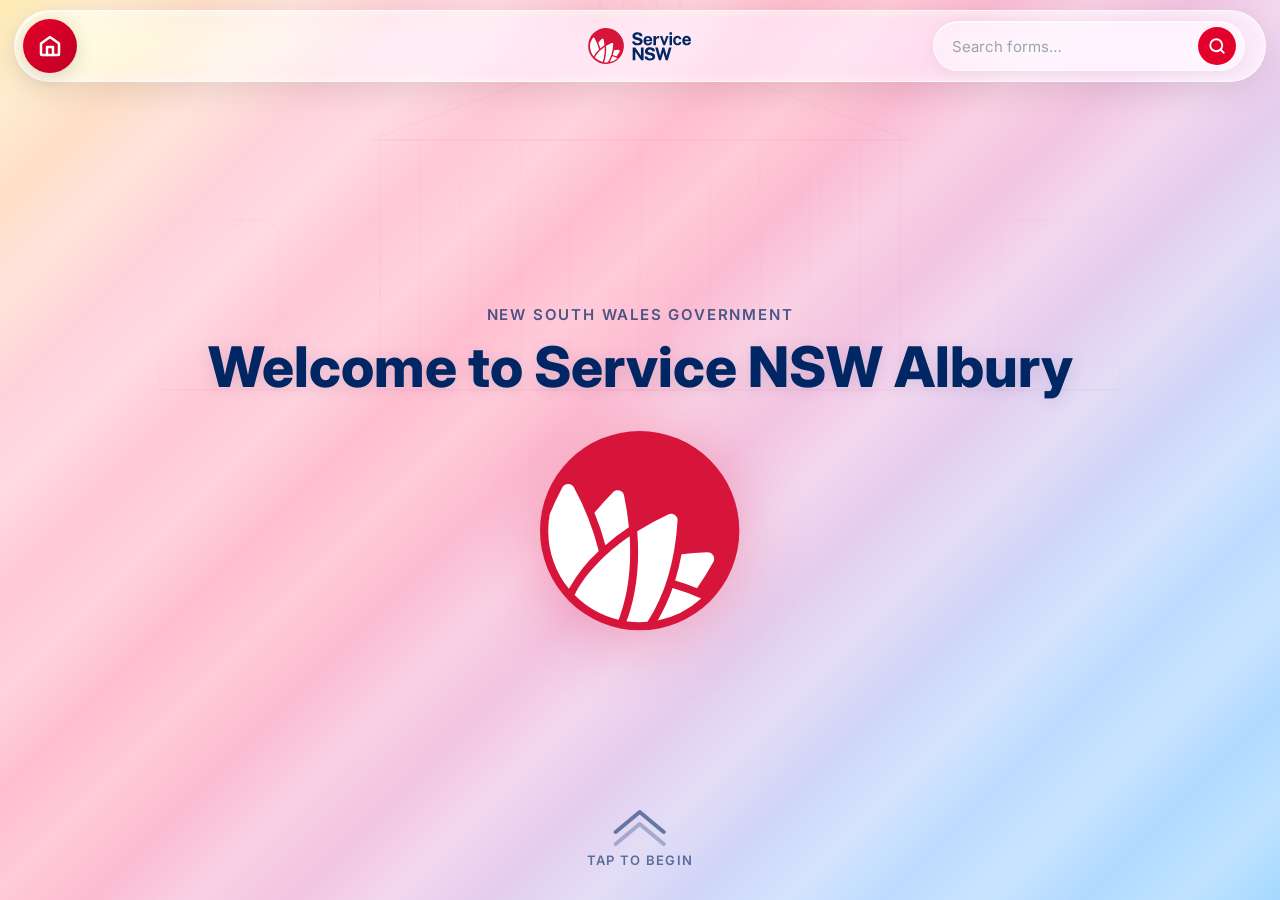
<file: index.html>
<!DOCTYPE html>
<html lang="en">
<head>
  <meta charset="UTF-8">
  <meta name="viewport" content="width=device-width, initial-scale=1.0, maximum-scale=1.0, user-scalable=no">
  <title>Service NSW Kiosk</title>
  <link rel="icon" type="image/svg+xml" href="assets/favicon.svg">
  <link rel="preconnect" href="https://fonts.googleapis.com">
  <link href="https://fonts.googleapis.com/css2?family=Inter:wght@400;500;600;700;800&display=swap" rel="stylesheet">
  <link rel="stylesheet" href="css/kiosk.css">
</head>
<body class="welcome-page">

  <!-- ── HEADER ── -->
  <header class="kiosk-header">
    <div class="header-left">
      <button class="btn-nav btn-home" onclick="goHome()" aria-label="Home">
        <svg width="22" height="22" viewBox="0 0 24 24" fill="none" stroke="white" stroke-width="2.5" stroke-linecap="round" stroke-linejoin="round">
          <path d="M3 9.5L12 3l9 6.5V20a1 1 0 01-1 1H4a1 1 0 01-1-1V9.5z"/>
          <polyline points="9,21 9,13 15,13 15,21"/>
        </svg>
      </button>
    </div>
    <div class="header-center">
      <div class="nsw-logo-lockup">
        <img src="assets/service-nsw-logo.svg" alt="Service NSW" class="nsw-logo-img" height="36">
      </div>
    </div>
    <div class="header-right">
      <div class="search-bar">
        <input type="text" class="search-input" placeholder="Search forms…" id="welcomeSearch" onkeydown="handleWelcomeSearch(event)">
        <button class="search-btn" onclick="handleWelcomeSearch({key:'Enter'})" aria-label="Search">
          <svg width="18" height="18" viewBox="0 0 24 24" fill="none" stroke="currentColor" stroke-width="2.5" stroke-linecap="round" stroke-linejoin="round">
            <circle cx="11" cy="11" r="8"/><line x1="21" y1="21" x2="16.65" y2="16.65"/>
          </svg>
        </button>
      </div>
    </div>
  </header>

  <!-- ── WELCOME SCREEN ── -->
  <main class="welcome-screen" id="welcomeMain">

    <!-- Landmark SVG background illustration -->
    <div class="landmark-bg" id="landmarkBg">
      <svg class="landmark-svg" viewBox="0 0 1280 500" xmlns="http://www.w3.org/2000/svg" aria-hidden="true">
        <!-- Generic government building / landmark line art -->
        <!-- Main building body -->
        <rect x="380" y="220" width="520" height="250" fill="none" stroke="#E4002B" stroke-width="1.5" opacity="0.25"/>
        <!-- Columns -->
        <line x1="420" y1="220" x2="420" y2="470" stroke="#E4002B" stroke-width="1" opacity="0.2"/>
        <line x1="470" y1="220" x2="470" y2="470" stroke="#E4002B" stroke-width="1" opacity="0.2"/>
        <line x1="520" y1="220" x2="520" y2="470" stroke="#E4002B" stroke-width="1" opacity="0.2"/>
        <line x1="570" y1="220" x2="570" y2="470" stroke="#E4002B" stroke-width="1" opacity="0.2"/>
        <line x1="640" y1="220" x2="640" y2="470" stroke="#E4002B" stroke-width="1" opacity="0.2"/>
        <line x1="710" y1="220" x2="710" y2="470" stroke="#E4002B" stroke-width="1" opacity="0.2"/>
        <line x1="760" y1="220" x2="760" y2="470" stroke="#E4002B" stroke-width="1" opacity="0.2"/>
        <line x1="810" y1="220" x2="810" y2="470" stroke="#E4002B" stroke-width="1" opacity="0.2"/>
        <line x1="860" y1="220" x2="860" y2="470" stroke="#E4002B" stroke-width="1" opacity="0.2"/>
        <!-- Roof / pediment -->
        <polygon points="370,220 640,120 910,220" fill="none" stroke="#E4002B" stroke-width="1.5" opacity="0.25"/>
        <!-- Clock tower -->
        <rect x="600" y="60" width="80" height="60" fill="none" stroke="#E4002B" stroke-width="1.5" opacity="0.3"/>
        <circle cx="640" cy="90" r="18" fill="none" stroke="#E4002B" stroke-width="1.2" opacity="0.3"/>
        <line x1="640" y1="78" x2="640" y2="90" stroke="#E4002B" stroke-width="1" opacity="0.3"/>
        <line x1="640" y1="90" x2="650" y2="90" stroke="#E4002B" stroke-width="1" opacity="0.3"/>
        <rect x="625" y="30" width="30" height="30" fill="none" stroke="#E4002B" stroke-width="1" opacity="0.25"/>
        <polygon points="625,30 640,10 655,30" fill="none" stroke="#E4002B" stroke-width="1" opacity="0.25"/>
        <!-- Windows -->
        <rect x="430" y="260" width="30" height="40" fill="none" stroke="#E4002B" stroke-width="1" opacity="0.18"/>
        <rect x="480" y="260" width="30" height="40" fill="none" stroke="#E4002B" stroke-width="1" opacity="0.18"/>
        <rect x="530" y="260" width="30" height="40" fill="none" stroke="#E4002B" stroke-width="1" opacity="0.18"/>
        <rect x="720" y="260" width="30" height="40" fill="none" stroke="#E4002B" stroke-width="1" opacity="0.18"/>
        <rect x="770" y="260" width="30" height="40" fill="none" stroke="#E4002B" stroke-width="1" opacity="0.18"/>
        <rect x="820" y="260" width="30" height="40" fill="none" stroke="#E4002B" stroke-width="1" opacity="0.18"/>
        <!-- Door -->
        <rect x="610" y="370" width="60" height="100" fill="none" stroke="#E4002B" stroke-width="1.2" opacity="0.25"/>
        <!-- Side wings -->
        <rect x="160" y="300" width="220" height="170" fill="none" stroke="#E4002B" stroke-width="1" opacity="0.15"/>
        <rect x="900" y="300" width="220" height="170" fill="none" stroke="#E4002B" stroke-width="1" opacity="0.15"/>
        <!-- Ground line -->
        <line x1="0" y1="470" x2="1280" y2="470" stroke="#E4002B" stroke-width="1" opacity="0.1"/>
        <!-- Street lamp left -->
        <line x1="280" y1="310" x2="280" y2="470" stroke="#E4002B" stroke-width="1.2" opacity="0.2"/>
        <path d="M280 310 Q260 295 240 300" fill="none" stroke="#E4002B" stroke-width="1.2" opacity="0.2"/>
        <circle cx="237" cy="302" r="4" fill="none" stroke="#E4002B" stroke-width="1" opacity="0.2"/>
        <!-- Street lamp right -->
        <line x1="1000" y1="310" x2="1000" y2="470" stroke="#E4002B" stroke-width="1.2" opacity="0.2"/>
        <path d="M1000 310 Q1020 295 1040 300" fill="none" stroke="#E4002B" stroke-width="1.2" opacity="0.2"/>
        <circle cx="1043" cy="302" r="4" fill="none" stroke="#E4002B" stroke-width="1" opacity="0.2"/>
        <!-- Cars parked -->
        <rect x="160" y="445" width="60" height="25" rx="4" fill="none" stroke="#E4002B" stroke-width="1" opacity="0.15"/>
        <rect x="240" y="445" width="60" height="25" rx="4" fill="none" stroke="#E4002B" stroke-width="1" opacity="0.15"/>
        <rect x="980" y="445" width="60" height="25" rx="4" fill="none" stroke="#E4002B" stroke-width="1" opacity="0.15"/>
        <rect x="1060" y="445" width="60" height="25" rx="4" fill="none" stroke="#E4002B" stroke-width="1" opacity="0.15"/>
      </svg>
    </div>

    <div class="welcome-content">
      <p class="welcome-tagline">New South Wales Government</p>
      <h1 class="welcome-heading" id="welcomeHeading">Welcome to Service NSW</h1>

      <!-- Service NSW large logo -->
      <div class="welcome-logo-wrap">
        <img src="assets/favicon.svg" alt="Service NSW" class="welcome-logo" width="260">
      </div>

    </div>

    <!-- Swipe up / tap chevron CTA -->
    <div class="chevron-cta" id="chevronCta" onclick="goToCategories()" role="button" tabindex="0" aria-label="Tap to browse forms">
      <svg class="chevron-icon" width="56" height="48" viewBox="0 0 56 48">
        <polyline points="4,32 28,12 52,32" fill="none" stroke="#002664" stroke-width="4" stroke-linecap="round" stroke-linejoin="round"/>
        <polyline points="4,44 28,24 52,44" fill="none" stroke="#002664" stroke-width="4" stroke-linecap="round" stroke-linejoin="round" opacity="0.5"/>
      </svg>
      <span class="chevron-label">Tap to begin</span>
    </div>

  </main>

  <script src="config.js"></script>
  <script src="js/kiosk.js"></script>
  <script>
    // Set branch name from config
    const branchName = (typeof CONFIG !== 'undefined' && CONFIG.branchName) ? CONFIG.branchName : '';
    document.getElementById('welcomeHeading').textContent =
      'Welcome to Service NSW' + (branchName ? ' ' + branchName : '');
    document.title = 'Service NSW Kiosk' + (branchName ? ' — ' + branchName : '');

    // Idle timer — reset to this page after 60s inactivity
    setupIdleTimer(
      (typeof CONFIG !== 'undefined' ? CONFIG.idleTimeoutWelcome : 60000),
      () => { /* already on welcome */ }
    );

    // Swipe up to proceed
    setupSwipeUp(goToCategories);

    // Chevron keyboard
    document.getElementById('chevronCta').addEventListener('keydown', e => {
      if (e.key === 'Enter' || e.key === ' ') goToCategories();
    });

    function goToCategories() {
      navigateTo('categories.html');
    }

    function handleWelcomeSearch(e) {
      if (e.key === 'Enter') {
        const q = document.getElementById('welcomeSearch').value.trim();
        if (q) navigateTo('categories.html?q=' + encodeURIComponent(q));
        else goToCategories();
      }
    }

    applyRipples();
  </script>
  <script src="js/liquid-glass-filter.js"></script>
</body>
</html>
</file>
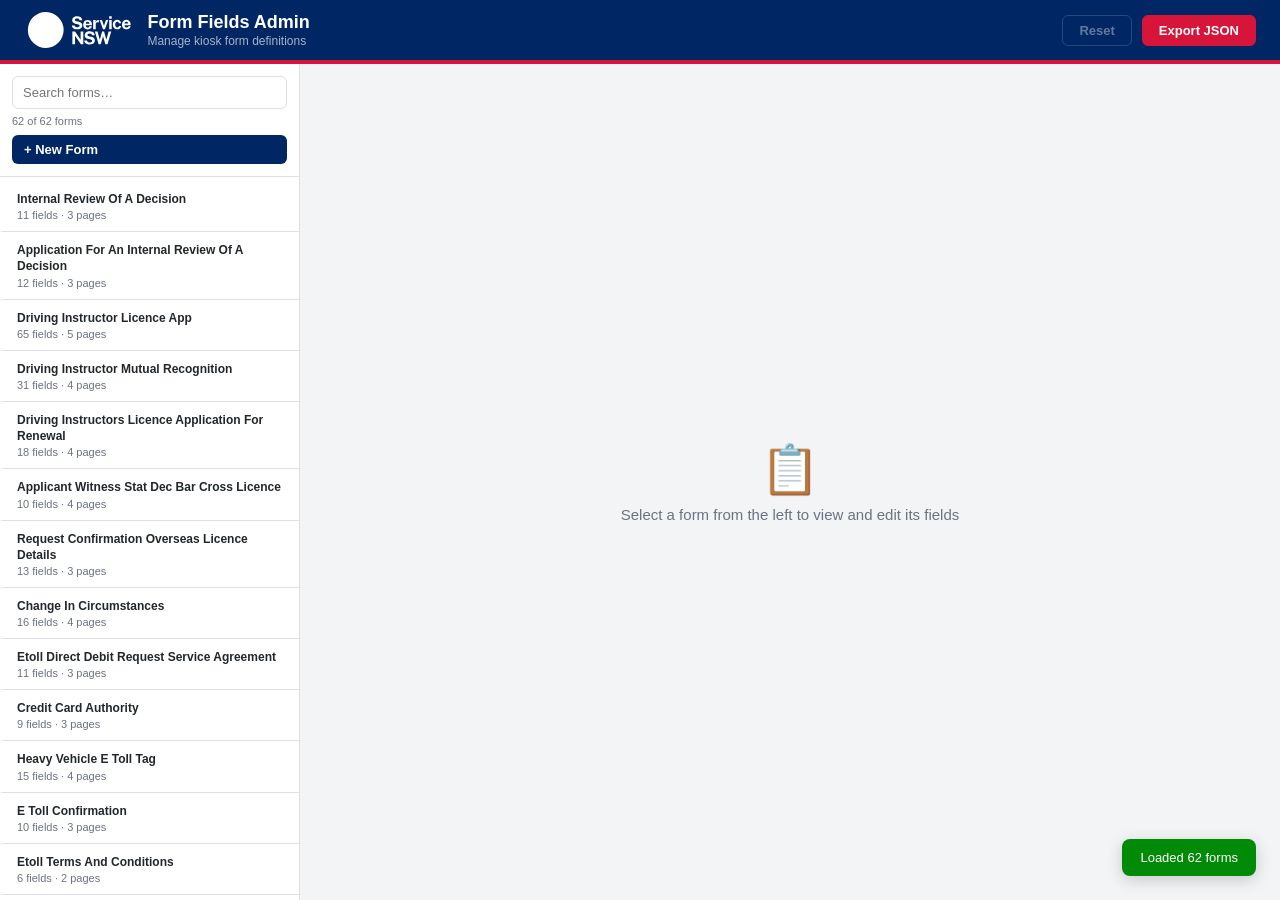
<file: admin/index.html>
<!DOCTYPE html>
<html lang="en">
<head>
  <meta charset="UTF-8">
  <meta name="viewport" content="width=device-width, initial-scale=1.0">
  <title>Admin Panel – Service NSW Forms</title>
  <link rel="stylesheet" href="admin.css">
</head>
<body>

  <header class="header">
    <div class="header-inner">
      <div class="header-brand">
        <img src="../assets/service-nsw-logo.svg" alt="Service NSW" class="header-logo" onerror="this.style.display='none'">
        <div>
          <h1 class="header-title">Form Fields Admin</h1>
          <p class="header-sub">Manage kiosk form definitions</p>
        </div>
      </div>
      <div class="header-actions">
        <span id="unsaved-indicator" class="unsaved-indicator hidden">● Unsaved changes</span>
        <button id="btn-reset" class="btn btn-ghost" disabled>Reset</button>
        <button id="btn-export" class="btn btn-export">Export JSON</button>
      </div>
    </div>
  </header>

  <div class="app-layout">

    <aside class="sidebar">
      <div class="sidebar-top">
        <input type="search" id="form-search" class="form-search" placeholder="Search forms…" autocomplete="off">
        <div class="form-count" id="form-count"></div>
        <button class="btn btn-new-form" id="btn-new-form">+ New Form</button>
      </div>
      <ul class="form-list" id="form-list"></ul>
    </aside>

    <main class="main-panel">

      <div id="empty-state" class="empty-state">
        <div class="empty-icon">📋</div>
        <p>Select a form from the left to view and edit its fields</p>
      </div>

      <div id="editor-panel" class="editor-panel hidden">

        <div class="editor-header">
          <div class="editor-title-area">
            <h2 id="editor-form-title"></h2>
            <div id="editor-form-meta" class="editor-meta"></div>
          </div>
          <div class="editor-header-actions">
            <div class="filter-group" id="filter-group"></div>
            <button id="btn-add-block" class="btn btn-sm btn-outline">+ Block</button>
            <button id="btn-add-field" class="btn btn-sm btn-primary">+ Field</button>
          </div>
        </div>

        <div class="field-table-wrap">
          <table class="field-table">
            <thead>
              <tr>
                <th class="col-order">Order</th>
                <th class="col-type">Type</th>
                <th class="col-label">Label / Text</th>
                <th class="col-name">Field Name</th>
                <th class="col-page">Page</th>
                <th class="col-flags">Flags</th>
                <th class="col-actions">Actions</th>
              </tr>
            </thead>
            <tbody id="field-tbody"></tbody>
          </table>
        </div>

      </div>
    </main>
  </div>

  <!-- Edit / Add Modal -->
  <div id="modal-backdrop" class="modal-backdrop hidden" role="dialog" aria-modal="true" aria-labelledby="modal-heading">
    <div class="modal">
      <div class="modal-header">
        <h3 id="modal-heading">Edit Field</h3>
        <button class="modal-close-btn" id="modal-close" aria-label="Close">&times;</button>
      </div>
      <div class="modal-body" id="modal-body"></div>
      <div class="modal-footer">
        <button id="btn-modal-delete" class="btn btn-danger btn-sm">Delete</button>
        <div class="modal-footer-right">
          <button id="btn-modal-cancel" class="btn btn-sm btn-muted">Cancel</button>
          <button id="btn-modal-save" class="btn btn-sm btn-primary">Save changes</button>
        </div>
      </div>
    </div>
  </div>

  <!-- ── New Form Wizard overlay ── -->
  <div id="wiz-overlay" class="wiz-overlay hidden" role="dialog" aria-modal="true" aria-label="Create New Form">
    <div class="wiz">

      <div class="wiz-head">
        <div class="wiz-head-left">
          <h2 class="wiz-title">Create New Form</h2>
          <div class="wiz-steps" id="wiz-steps"></div>
        </div>
        <button class="wiz-close-btn" id="wiz-close">✕</button>
      </div>

      <div class="wiz-body" id="wiz-body"></div>

      <div class="wiz-foot">
        <button class="btn btn-muted btn-sm" id="wiz-back">← Back</button>
        <div class="wiz-foot-right">
          <button class="btn btn-muted btn-sm" id="wiz-cancel">Cancel</button>
          <button class="btn btn-primary btn-sm" id="wiz-next">Next →</button>
        </div>
      </div>

    </div>
  </div>

  <script src="admin.js"></script>
  <script src="wizard.js"></script>
</body>
</html>
</file>
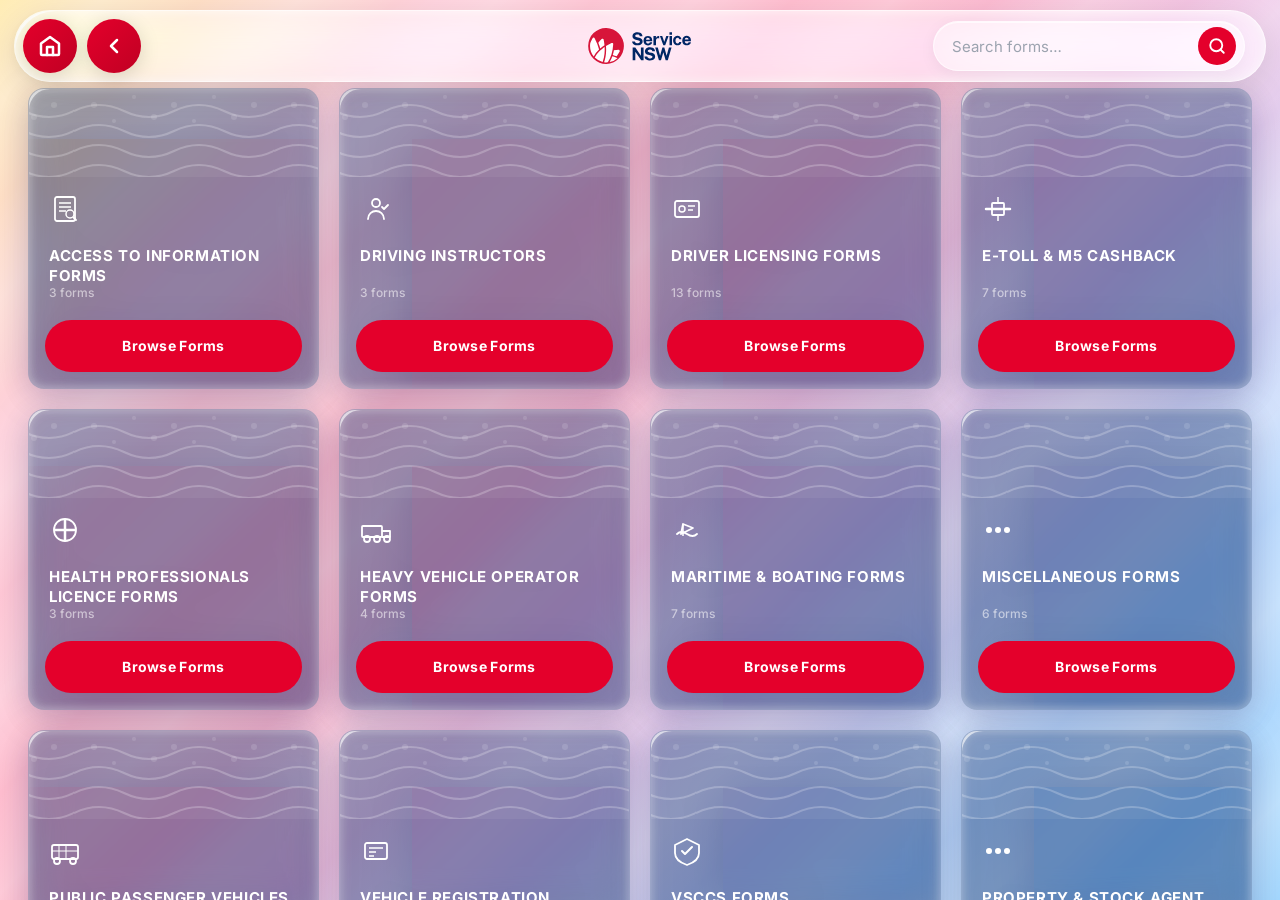
<file: categories.html>
<!DOCTYPE html>
<html lang="en">
<head>
  <meta charset="UTF-8">
  <meta name="viewport" content="width=device-width, initial-scale=1.0, maximum-scale=1.0, user-scalable=no">
  <title>Browse Forms — Service NSW Kiosk</title>
  <link rel="icon" type="image/svg+xml" href="assets/favicon.svg">
  <link rel="preconnect" href="https://fonts.googleapis.com">
  <link href="https://fonts.googleapis.com/css2?family=Inter:wght@400;500;600;700;800&display=swap" rel="stylesheet">
  <link rel="stylesheet" href="css/kiosk.css">
</head>
<body class="categories-page">

  <!-- ── HEADER ── -->
  <header class="kiosk-header">
    <div class="header-left">
      <button class="btn-nav btn-home" onclick="goHome()" aria-label="Home">
        <svg width="22" height="22" viewBox="0 0 24 24" fill="none" stroke="white" stroke-width="2.5" stroke-linecap="round" stroke-linejoin="round">
          <path d="M3 9.5L12 3l9 6.5V20a1 1 0 01-1 1H4a1 1 0 01-1-1V9.5z"/>
          <polyline points="9,21 9,13 15,13 15,21"/>
        </svg>
      </button>
      <button class="btn-nav btn-back" onclick="goBack()" aria-label="Back">
        <svg width="22" height="22" viewBox="0 0 24 24" fill="none" stroke="white" stroke-width="2.5" stroke-linecap="round" stroke-linejoin="round">
          <polyline points="15,18 9,12 15,6"/>
        </svg>
      </button>
    </div>
    <div class="header-center">
      <div class="nsw-logo-lockup">
        <img src="assets/service-nsw-logo.svg" alt="Service NSW" class="nsw-logo-img" height="36">
      </div>
    </div>
    <div class="header-right">
      <div class="search-bar">
        <input type="text" class="search-input" placeholder="Search forms…" id="searchInput" oninput="handleSearch(this.value)" aria-label="Search forms">
        <button class="search-btn" aria-label="Search">
          <svg width="18" height="18" viewBox="0 0 24 24" fill="none" stroke="currentColor" stroke-width="2.5" stroke-linecap="round" stroke-linejoin="round">
            <circle cx="11" cy="11" r="8"/><line x1="21" y1="21" x2="16.65" y2="16.65"/>
          </svg>
        </button>
      </div>
    </div>
  </header>

  <!-- ── MAIN CONTENT ── -->
  <main class="categories-main" id="categoriesMain">

    <!-- Frequently Used Forms (hidden until data loads) -->
    <section class="frequent-section" id="frequentSection" style="display:none">
      <h2 class="section-title">Frequently Used</h2>
      <div class="frequent-row" id="frequentRow"></div>
    </section>

    <!-- Search results (hidden by default) -->
    <section class="search-results-section" id="searchResultsSection" style="display:none">
      <h2 class="section-title">Search Results</h2>
      <div class="search-results-grid" id="searchResultsGrid"></div>
    </section>

    <!-- Category grid -->
    <section class="category-section" id="categorySection">
      <div class="category-grid" id="categoryGrid">
        <!-- Populated by JS -->
      </div>
    </section>

  </main>

  <script src="config.js"></script>
  <script src="js/kiosk.js"></script>
  <script>
    // Category icons mapping
    const CATEGORY_ICONS = {
      'Access to Information Forms': `<svg width="32" height="32" viewBox="0 0 32 32" fill="none"><rect x="6" y="4" width="20" height="24" rx="2" stroke="white" stroke-width="1.8"/><line x1="10" y1="10" x2="22" y2="10" stroke="white" stroke-width="1.5"/><line x1="10" y1="14" x2="22" y2="14" stroke="white" stroke-width="1.5"/><line x1="10" y1="18" x2="17" y2="18" stroke="white" stroke-width="1.5"/><circle cx="21" cy="21" r="4" stroke="white" stroke-width="1.5"/><line x1="24.5" y1="24.5" x2="27" y2="27" stroke="white" stroke-width="1.8" stroke-linecap="round"/></svg>`,
      'Authorised Inspection Station (AIS) Forms': `<svg width="32" height="32" viewBox="0 0 32 32" fill="none"><circle cx="16" cy="16" r="10" stroke="white" stroke-width="1.8"/><path d="M11 16 l3 3 l7-7" stroke="white" stroke-width="2" stroke-linecap="round" stroke-linejoin="round"/></svg>`,
      'Driver Licensing Forms': `<svg width="32" height="32" viewBox="0 0 32 32" fill="none"><rect x="4" y="8" width="24" height="16" rx="2" stroke="white" stroke-width="1.8"/><circle cx="11" cy="16" r="3" stroke="white" stroke-width="1.5"/><line x1="17" y1="13" x2="24" y2="13" stroke="white" stroke-width="1.5"/><line x1="17" y1="17" x2="22" y2="17" stroke="white" stroke-width="1.5"/></svg>`,
      'Driving Instructors & Assessors Forms': `<svg width="32" height="32" viewBox="0 0 32 32" fill="none"><circle cx="16" cy="10" r="4" stroke="white" stroke-width="1.8"/><path d="M8 26 C8 21 12 18 16 18 C20 18 24 21 24 26" stroke="white" stroke-width="1.8" stroke-linecap="round"/><path d="M22 14 L24 16 L28 12" stroke="white" stroke-width="1.8" stroke-linecap="round" stroke-linejoin="round"/></svg>`,
      'e-Toll & M5 South-West Cashback Forms': `<svg width="32" height="32" viewBox="0 0 32 32" fill="none"><path d="M4 16 L28 16" stroke="white" stroke-width="2.5" stroke-linecap="round"/><rect x="10" y="10" width="12" height="12" rx="1" stroke="white" stroke-width="1.8"/><line x1="16" y1="4" x2="16" y2="10" stroke="white" stroke-width="1.5"/><line x1="16" y1="22" x2="16" y2="28" stroke="white" stroke-width="1.5"/></svg>`,
      'Health Professionals Licence Forms': `<svg width="32" height="32" viewBox="0 0 32 32" fill="none"><path d="M16 6 L16 26 M6 16 L26 16" stroke="white" stroke-width="2.5" stroke-linecap="round"/><circle cx="16" cy="16" r="11" stroke="white" stroke-width="1.8"/></svg>`,
      'Heavy Vehicle Operator Forms': `<svg width="32" height="32" viewBox="0 0 32 32" fill="none"><rect x="2" y="12" width="20" height="11" rx="1" stroke="white" stroke-width="1.8"/><path d="M22 17 L30 17 L30 23 L22 23" stroke="white" stroke-width="1.8" stroke-linejoin="round"/><circle cx="7" cy="25" r="3" stroke="white" stroke-width="1.8"/><circle cx="17" cy="25" r="3" stroke="white" stroke-width="1.8"/><circle cx="27" cy="25" r="3" stroke="white" stroke-width="1.8"/></svg>`,
      'Maritime & Boating Forms': `<svg width="32" height="32" viewBox="0 0 32 32" fill="none"><path d="M6 20 Q10 16 16 20 Q22 24 26 20" stroke="white" stroke-width="1.8" stroke-linecap="round"/><path d="M10 20 L12 10 L22 14 Z" stroke="white" stroke-width="1.8" stroke-linejoin="round"/><line x1="12" y1="10" x2="12" y2="22" stroke="white" stroke-width="1.5"/></svg>`,
      'Miscellaneous Forms': `<svg width="32" height="32" viewBox="0 0 32 32" fill="none"><circle cx="16" cy="16" r="3" fill="white"/><circle cx="7" cy="16" r="3" fill="white"/><circle cx="25" cy="16" r="3" fill="white"/></svg>`,
      'Mobility Parking Scheme Forms': `<svg width="32" height="32" viewBox="0 0 32 32" fill="none"><circle cx="16" cy="8" r="3" stroke="white" stroke-width="1.8"/><path d="M10 14 L16 12 L20 18 L16 28" stroke="white" stroke-width="1.8" stroke-linecap="round" stroke-linejoin="round"/><path d="M16 20 L12 28" stroke="white" stroke-width="1.8" stroke-linecap="round"/><circle cx="16" cy="16" r="10" stroke="white" stroke-width="1.5" opacity="0.3"/></svg>`,
      'Motor Dealer Forms': `<svg width="32" height="32" viewBox="0 0 32 32" fill="none"><rect x="4" y="14" width="24" height="10" rx="2" stroke="white" stroke-width="1.8"/><path d="M8 14 L10 8 L22 8 L24 14" stroke="white" stroke-width="1.8" stroke-linejoin="round"/><circle cx="9" cy="26" r="3" stroke="white" stroke-width="1.8"/><circle cx="23" cy="26" r="3" stroke="white" stroke-width="1.8"/></svg>`,
      'Public Passenger Vehicle Operator Forms': `<svg width="32" height="32" viewBox="0 0 32 32" fill="none"><rect x="3" y="10" width="26" height="14" rx="2" stroke="white" stroke-width="1.8"/><path d="M3 16 L29 16" stroke="white" stroke-width="1.2"/><line x1="10" y1="10" x2="10" y2="24" stroke="white" stroke-width="1"/><line x1="17" y1="10" x2="17" y2="24" stroke="white" stroke-width="1"/><circle cx="8" cy="26" r="3" stroke="white" stroke-width="1.8"/><circle cx="24" cy="26" r="3" stroke="white" stroke-width="1.8"/></svg>`,
      'Vehicle Registration Forms': `<svg width="32" height="32" viewBox="0 0 32 32" fill="none"><rect x="5" y="8" width="22" height="16" rx="2" stroke="white" stroke-width="1.8"/><line x1="9" y1="13" x2="23" y2="13" stroke="white" stroke-width="1.5"/><line x1="9" y1="17" x2="16" y2="17" stroke="white" stroke-width="1.5"/><line x1="9" y1="21" x2="14" y2="21" stroke="white" stroke-width="1.5"/></svg>`,
      'Vehicle Safety Compliance Certification Scheme (VSCCS) Forms': `<svg width="32" height="32" viewBox="0 0 32 32" fill="none"><path d="M16 4 L28 10 L28 18 C28 24 22 28 16 30 C10 28 4 24 4 18 L4 10 Z" stroke="white" stroke-width="1.8" stroke-linejoin="round"/><path d="M11 16 l3 3 l7-7" stroke="white" stroke-width="2" stroke-linecap="round" stroke-linejoin="round"/></svg>`
    };

    const CATEGORY_SHORT_LABELS = {
      'Vehicle Safety Compliance Certification Scheme (VSCCS) Forms': 'VSCCS Forms',
      'Authorised Inspection Station (AIS) Forms': 'AIS Forms',
      'e-Toll & M5 South-West Cashback Forms': 'e-Toll & M5 Cashback',
      'Public Passenger Vehicle Operator Forms': 'Public Passenger Vehicles',
      'Driving Instructors & Assessors Forms': 'Driving Instructors',
    };

    let allCategories = {};
    let allFormsFlat = []; // [{formId, categoryName}, ...]

    async function init() {
      try {
        const categoriesPath = (typeof CONFIG !== 'undefined' && CONFIG.categoriesPath)
          ? CONFIG.categoriesPath : 'data/categories.json';
        allCategories = await loadJSON(categoriesPath);

        // Build flat list for search
        Object.entries(allCategories).forEach(([cat, forms]) => {
          forms.forEach(f => allFormsFlat.push({ formId: f.replace(/\.pdf$/i, ''), filename: f, categoryName: cat }));
        });

        renderCategories(allCategories);
        renderFrequentForms();

        // Auto-run search if ?q= param is present
        const q = getParam('q');
        if (q) {
          document.getElementById('searchInput').value = q;
          handleSearch(q);
        }
      } catch (e) {
        document.getElementById('categoryGrid').innerHTML = '<p class="error-msg">Unable to load categories. Please try again.</p>';
      }
    }

    function renderCategories(cats) {
      const grid = document.getElementById('categoryGrid');
      grid.innerHTML = '';
      Object.entries(cats).forEach(([name, forms]) => {
        const icon = CATEGORY_ICONS[name] || CATEGORY_ICONS['Miscellaneous Forms'];
        const shortLabel = CATEGORY_SHORT_LABELS[name] || name;
        const card = document.createElement('div');
        card.className = 'category-card';
        card.innerHTML = `
          <div class="card-deco" aria-hidden="true">
            <div class="card-deco-waves"></div>
            <div class="card-deco-dots"></div>
          </div>
          <div class="card-icon">${icon}</div>
          <h3 class="card-title">${shortLabel}</h3>
          <p class="card-count">${forms.length} form${forms.length !== 1 ? 's' : ''}</p>
          <button class="browse-btn">Browse Forms</button>
        `;
        card.querySelector('.browse-btn').addEventListener('click', () => browseCategory(name));
        grid.appendChild(card);
      });
      applyRipples();
    }

    function renderFrequentForms() {
      const topFormIds = getTopForms(8);
      if (topFormIds.length === 0) return;

      const row = document.getElementById('frequentRow');
      row.innerHTML = '';
      topFormIds.forEach(formId => {
        const found = allFormsFlat.find(f => f.formId === formId);
        if (!found) return;
        const card = document.createElement('div');
        card.className = 'frequent-card';
        card.innerHTML = `
          <span class="frequent-name">${getFormDisplayName(found.filename)}</span>
          <span class="frequent-cat">${found.categoryName}</span>
        `;
        card.onclick = () => {
          sessionStorage.setItem('selectedCategory', found.categoryName);
          sessionStorage.setItem('selectedFormId', formId);
          navigateTo(`qr.html?id=${encodeURIComponent(formId)}`);
        };
        row.appendChild(card);
      });

      document.getElementById('frequentSection').style.display = '';
      applyRipples();
    }

    function browseCategory(name) {
      sessionStorage.setItem('selectedCategory', name);
      navigateTo(`forms.html?category=${encodeURIComponent(name)}`);
    }

    function handleSearch(query) {
      const q = normalise(query.trim());
      const catSection = document.getElementById('categorySection');
      const resultsSection = document.getElementById('searchResultsSection');
      const resultsGrid = document.getElementById('searchResultsGrid');
      const freqSection = document.getElementById('frequentSection');

      if (!q) {
        catSection.style.display = '';
        resultsSection.style.display = 'none';
        freqSection.style.display = getTopForms(8).length > 0 ? '' : 'none';
        return;
      }

      catSection.style.display = 'none';
      freqSection.style.display = 'none';
      resultsSection.style.display = '';

      // Match categories
      const matchedCats = Object.entries(allCategories).filter(([name]) => normalise(name).includes(q));
      // Match individual forms
      const matchedForms = allFormsFlat.filter(f =>
        normalise(getFormDisplayName(f.filename)).includes(q) ||
        normalise(f.filename).includes(q) ||
        normalise(f.categoryName).includes(q)
      );

      if (matchedCats.length === 0 && matchedForms.length === 0) {
        resultsGrid.innerHTML = '<p class="no-results">No results found. Try a different search term.</p>';
        return;
      }

      resultsGrid.innerHTML = '';

      // Show matched categories
      matchedCats.forEach(([name, forms]) => {
        const card = document.createElement('div');
        card.className = 'search-result-card search-result-category';
        card.innerHTML = `
          <div class="sr-type">Category</div>
          <div class="sr-name">${name}</div>
          <div class="sr-count">${forms.length} forms</div>
          <button class="browse-btn small">Browse Forms</button>
        `;
        card.querySelector('.browse-btn').addEventListener('click', () => browseCategory(name));
        resultsGrid.appendChild(card);
      });

      // Show matched forms
      matchedForms.slice(0, 20).forEach(f => {
        const cat = getCatalogueNumber(f.filename);
        const card = document.createElement('div');
        card.className = 'search-result-card';
        card.innerHTML = `
          <div class="sr-type">Form</div>
          <div class="sr-name">${getFormDisplayName(f.filename)}</div>
          <div class="sr-cat">${f.categoryName}</div>
          ${cat ? `<div class="sr-catalogue">Cat. ${cat}</div>` : ''}
          <button class="start-btn small">Start Form</button>
        `;
        card.querySelector('.start-btn').addEventListener('click', () => startForm(f.formId, f.categoryName));
        resultsGrid.appendChild(card);
      });

      applyRipples();
    }

    function startForm(formId, categoryName) {
      incrementFormAccess(formId);
      sessionStorage.setItem('selectedCategory', categoryName);
      sessionStorage.setItem('selectedFormId', formId);
      navigateTo(`qr.html?id=${encodeURIComponent(formId)}`);
    }

    // Idle timer
    setupIdleTimer(
      (typeof CONFIG !== 'undefined' ? CONFIG.idleTimeoutWelcome : 60000),
      goHome
    );

    init();
  </script>
  <script src="js/liquid-glass-filter.js"></script>
</body>
</html>
</file>
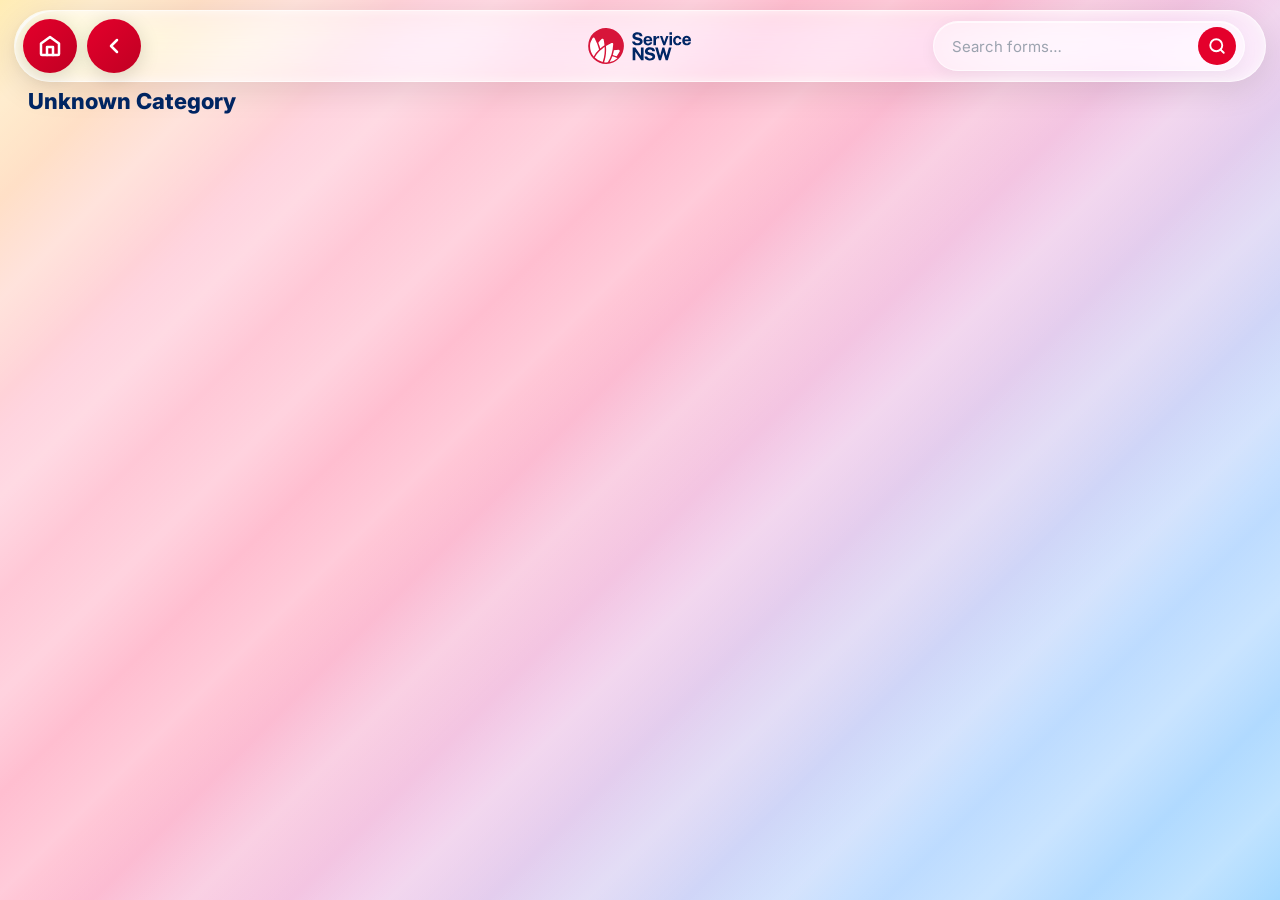
<file: forms.html>
<!DOCTYPE html>
<html lang="en">
<head>
  <meta charset="UTF-8">
  <meta name="viewport" content="width=device-width, initial-scale=1.0, maximum-scale=1.0, user-scalable=no">
  <title>Forms — Service NSW Kiosk</title>
  <link rel="icon" type="image/svg+xml" href="assets/favicon.svg">
  <link rel="preconnect" href="https://fonts.googleapis.com">
  <link href="https://fonts.googleapis.com/css2?family=Inter:wght@400;500;600;700;800&display=swap" rel="stylesheet">
  <link rel="stylesheet" href="css/kiosk.css">
</head>
<body class="forms-page">

  <!-- ── HEADER ── -->
  <header class="kiosk-header">
    <div class="header-left">
      <button class="btn-nav btn-home" onclick="goHome()" aria-label="Home">
        <svg width="22" height="22" viewBox="0 0 24 24" fill="none" stroke="white" stroke-width="2.5" stroke-linecap="round" stroke-linejoin="round">
          <path d="M3 9.5L12 3l9 6.5V20a1 1 0 01-1 1H4a1 1 0 01-1-1V9.5z"/>
          <polyline points="9,21 9,13 15,13 15,21"/>
        </svg>
      </button>
      <button class="btn-nav btn-back" onclick="goBack()" aria-label="Back">
        <svg width="22" height="22" viewBox="0 0 24 24" fill="none" stroke="white" stroke-width="2.5" stroke-linecap="round" stroke-linejoin="round">
          <polyline points="15,18 9,12 15,6"/>
        </svg>
      </button>
    </div>
    <div class="header-center">
      <div class="nsw-logo-lockup">
        <img src="assets/service-nsw-logo.svg" alt="Service NSW" class="nsw-logo-img" height="36">
      </div>
    </div>
    <div class="header-right">
      <div class="search-bar">
        <input type="text" class="search-input" placeholder="Search forms…" id="searchInput" oninput="handleSearch(this.value)" aria-label="Search forms">
        <button class="search-btn" aria-label="Search">
          <svg width="18" height="18" viewBox="0 0 24 24" fill="none" stroke="currentColor" stroke-width="2.5" stroke-linecap="round" stroke-linejoin="round">
            <circle cx="11" cy="11" r="8"/><line x1="21" y1="21" x2="16.65" y2="16.65"/>
          </svg>
        </button>
      </div>
    </div>
  </header>

  <!-- ── MAIN CONTENT ── -->
  <main class="forms-main" id="formsMain">
    <div class="forms-header-bar">
      <h2 class="forms-category-title" id="categoryTitle">Loading…</h2>
      <span class="forms-count" id="formsCount"></span>
    </div>
    <div class="forms-grid" id="formsGrid">
      <!-- Populated by JS -->
    </div>
  </main>

  <script src="config.js"></script>
  <script src="js/kiosk.js"></script>
  <script>
    let categoryName = '';
    let allForms = [];
    let filteredForms = [];

    async function init() {
      categoryName = getParam('category') || sessionStorage.getItem('selectedCategory') || '';

      if (!categoryName) {
        document.getElementById('categoryTitle').textContent = 'Unknown Category';
        return;
      }

      document.getElementById('categoryTitle').textContent = categoryName;
      document.title = categoryName + ' — Service NSW Kiosk';

      try {
        const categoriesPath = (typeof CONFIG !== 'undefined' && CONFIG.categoriesPath)
          ? CONFIG.categoriesPath : 'data/categories.json';
        const cats = await loadJSON(categoriesPath);
        allForms = (cats[categoryName] || []);
        filteredForms = [...allForms];

        if (allForms.length === 0) {
          document.getElementById('formsGrid').innerHTML = '<p class="empty-msg">No forms available in this category.</p>';
          return;
        }

        renderForms(filteredForms);
      } catch (e) {
        document.getElementById('formsGrid').innerHTML = '<p class="error-msg">Unable to load forms. Please try again.</p>';
      }
    }

    function renderForms(forms) {
      const grid = document.getElementById('formsGrid');
      const count = document.getElementById('formsCount');
      count.textContent = `${forms.length} form${forms.length !== 1 ? 's' : ''}`;

      if (forms.length === 0) {
        grid.innerHTML = '<p class="no-results">No forms match your search.</p>';
        return;
      }

      grid.innerHTML = '';
      forms.forEach(filename => {
        const formId = filename.replace(/\.pdf$/i, '');
        const displayName = getFormDisplayName(filename);
        const catNum = getCatalogueNumber(filename);

        const card = document.createElement('div');
        card.className = 'form-card';
        card.innerHTML = `
          <div class="form-card-deco" aria-hidden="true">
            <div class="form-card-deco-waves"></div>
            <div class="form-card-deco-dots"></div>
          </div>
          <div class="form-card-body">
            <h3 class="form-card-name">${displayName}</h3>
            ${catNum ? `<p class="form-card-catalogue">Cat. ${catNum}</p>` : ''}
          </div>
          <button class="start-btn">
            <svg width="18" height="18" viewBox="0 0 24 24" fill="none" stroke="white" stroke-width="2.5" stroke-linecap="round" stroke-linejoin="round" style="margin-right:6px"><polyline points="9,18 15,12 9,6"/></svg>
            Start Form
          </button>
        `;
        card.querySelector('.start-btn').addEventListener('click', () => startForm(formId));
        grid.appendChild(card);
      });

      applyRipples();
    }

    function handleSearch(query) {
      const q = normalise(query.trim());
      if (!q) {
        filteredForms = [...allForms];
      } else {
        filteredForms = allForms.filter(f =>
          normalise(getFormDisplayName(f)).includes(q) ||
          normalise(f).includes(q)
        );
      }
      renderForms(filteredForms);
    }

    function startForm(formId) {
      incrementFormAccess(formId);
      sessionStorage.setItem('selectedFormId', formId);
      navigateTo(`qr.html?id=${encodeURIComponent(formId)}`);
    }

    // Idle timer
    setupIdleTimer(
      (typeof CONFIG !== 'undefined' ? CONFIG.idleTimeoutWelcome : 60000),
      goHome
    );

    init();
  </script>
  <script src="js/liquid-glass-filter.js"></script>
</body>
</html>
</file>
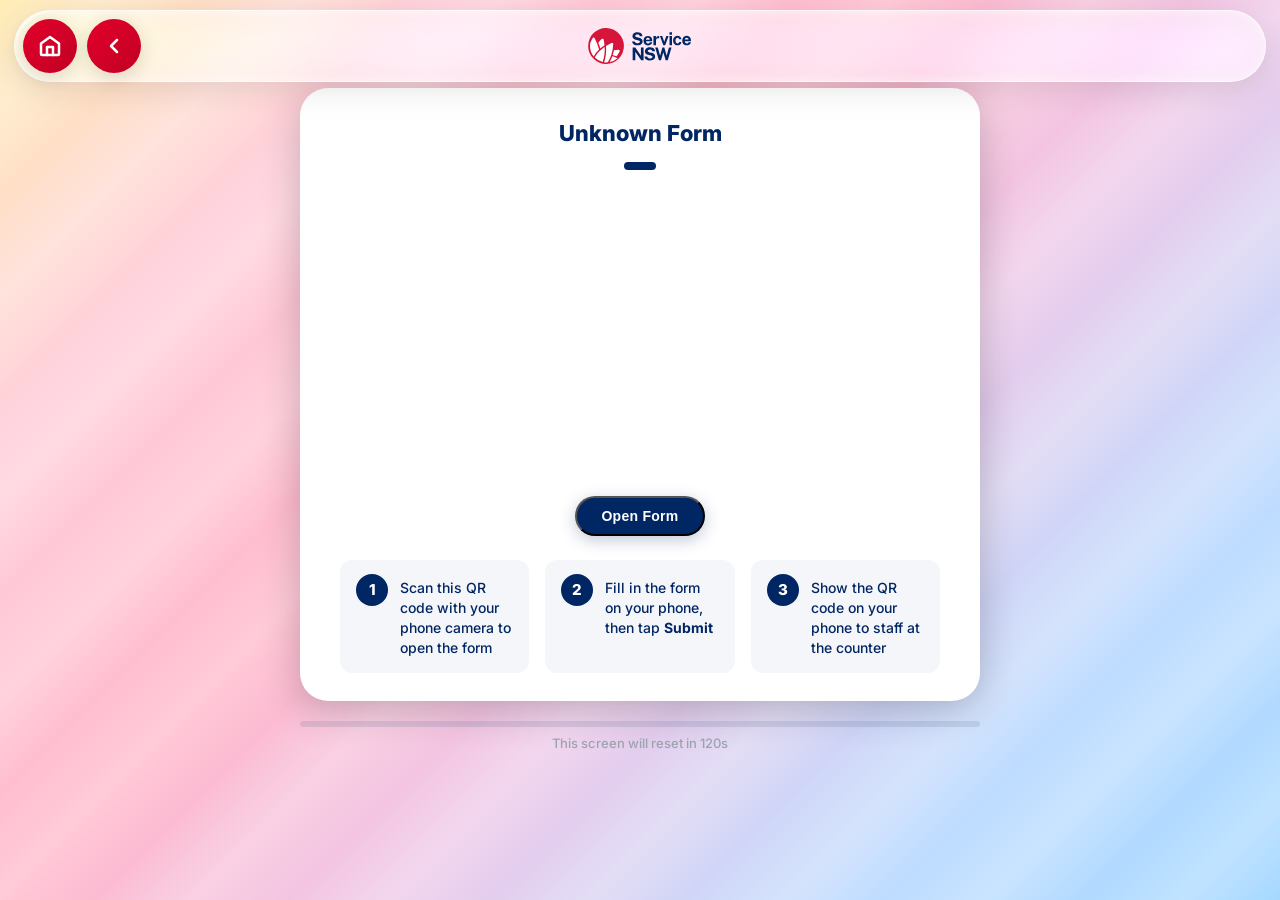
<file: qr.html>
<!DOCTYPE html>
<html lang="en">
<head>
  <meta charset="UTF-8">
  <meta name="viewport" content="width=device-width, initial-scale=1.0, maximum-scale=1.0, user-scalable=no">
  <title>Scan QR Code — Service NSW Kiosk</title>
  <link rel="icon" type="image/svg+xml" href="assets/favicon.svg">
  <link rel="preconnect" href="https://fonts.googleapis.com">
  <link href="https://fonts.googleapis.com/css2?family=Inter:wght@400;500;600;700;800&display=swap" rel="stylesheet">
  <link rel="stylesheet" href="css/kiosk.css">
  <script src="js/qrcode.min.js"></script>
</head>
<body class="qr-page">

  <!-- ── HEADER ── -->
  <header class="kiosk-header">
    <div class="header-left">
      <button class="btn-nav btn-home" onclick="goHome()" aria-label="Home">
        <svg width="22" height="22" viewBox="0 0 24 24" fill="none" stroke="white" stroke-width="2.5" stroke-linecap="round" stroke-linejoin="round">
          <path d="M3 9.5L12 3l9 6.5V20a1 1 0 01-1 1H4a1 1 0 01-1-1V9.5z"/>
          <polyline points="9,21 9,13 15,13 15,21"/>
        </svg>
      </button>
      <button class="btn-nav btn-back" onclick="goBack()" aria-label="Back">
        <svg width="22" height="22" viewBox="0 0 24 24" fill="none" stroke="white" stroke-width="2.5" stroke-linecap="round" stroke-linejoin="round">
          <polyline points="15,18 9,12 15,6"/>
        </svg>
      </button>
    </div>
    <div class="header-center">
      <div class="nsw-logo-lockup">
        <img src="assets/service-nsw-logo.svg" alt="Service NSW" class="nsw-logo-img" height="36">
      </div>
    </div>
    <div class="header-right">
      <!-- No search on QR screen -->
    </div>
  </header>

  <!-- ── MAIN CONTENT ── -->
  <main class="qr-main" id="qrMain">

    <div class="qr-card">

      <div class="qr-card-top">
        <h2 class="qr-form-name" id="qrFormName">Loading form…</h2>
        <p class="qr-catalogue" id="qrCatalogue"></p>
      </div>

      <div class="qr-code-wrap">
        <div class="qr-code-container" id="qrCodeContainer">
          <!-- QR rendered here by QRCode.js -->
        </div>
        <button class="qr-open-link" id="qrUrlHint" onclick="openFormHere()">Open Form</button>
      </div>

      <div class="qr-instructions">
        <div class="qr-step">
          <div class="qr-step-num">1</div>
          <p>Scan this QR code with your phone camera to open the form</p>
        </div>
        <div class="qr-step">
          <div class="qr-step-num">2</div>
          <p>Fill in the form on your phone, then tap <strong>Submit</strong></p>
        </div>
        <div class="qr-step">
          <div class="qr-step-num">3</div>
          <p>Show the QR code on your phone to staff at the counter</p>
        </div>
      </div>

    </div>

    <!-- Countdown / auto-reset -->
    <div class="qr-reset-bar" id="qrResetBar">
      <div class="qr-reset-progress" id="qrResetProgress"></div>
    </div>
    <p class="qr-reset-hint">This screen will reset in <span id="qrCountdown">120</span>s</p>

  </main>

  <script src="config.js"></script>
  <script src="js/kiosk.js"></script>
  <script src="js/qr-generator.js"></script>
  <script>
    const RESET_SECONDS = (typeof CONFIG !== 'undefined' ? CONFIG.idleTimeoutQR : 120000) / 1000;
    let countdownVal = RESET_SECONDS;
    let countdownInterval = null;
    let resetTimer = null;

    function startCountdown() {
      countdownVal = RESET_SECONDS;
      document.getElementById('qrCountdown').textContent = countdownVal;

      clearInterval(countdownInterval);
      countdownInterval = setInterval(() => {
        countdownVal--;
        const el = document.getElementById('qrCountdown');
        if (el) el.textContent = countdownVal;

        // Update progress bar
        const pct = (1 - countdownVal / RESET_SECONDS) * 100;
        const bar = document.getElementById('qrResetProgress');
        if (bar) bar.style.width = pct + '%';

        if (countdownVal <= 0) {
          clearInterval(countdownInterval);
          goHome();
        }
      }, 1000);
    }

    function resetCountdown() {
      countdownVal = RESET_SECONDS;
      if (document.getElementById('qrCountdown')) {
        document.getElementById('qrCountdown').textContent = countdownVal;
      }
      const bar = document.getElementById('qrResetProgress');
      if (bar) bar.style.width = '0%';
    }

    async function init() {
      const formId = getParam('id') || sessionStorage.getItem('selectedFormId') || '';

      if (!formId) {
        document.getElementById('qrFormName').textContent = 'Unknown Form';
        return;
      }

      const filename = formId + '.pdf';
      const displayName = getFormDisplayName(filename);
      const catNum = getCatalogueNumber(filename);

      document.getElementById('qrFormName').textContent = displayName;
      document.getElementById('qrCatalogue').textContent = catNum ? `Cat. ${catNum}` : '';
      document.title = displayName + ' — Service NSW Kiosk';

      // Build the URL to encode
      const formUrl = buildFormUrl(formId);
      window._formUrl = formUrl;

      // Generate QR code
      try {
        generateKioskQR('qrCodeContainer', formId);
      } catch (e) {
        // Fallback: show a simple link
        document.getElementById('qrCodeContainer').innerHTML =
          `<p style="color:#002664;font-size:12px;word-break:break-all;">${formUrl}</p>`;
      }

      startCountdown();

      // Any touch/interaction resets countdown
      const events = ['touchstart', 'touchmove', 'click', 'keydown', 'mousemove'];
      events.forEach(ev => {
        document.addEventListener(ev, resetCountdown, { passive: true });
      });
    }

    setupIdleTimer(
      (typeof CONFIG !== 'undefined' ? CONFIG.idleTimeoutQR : 120000),
      goHome
    );

    function openFormHere() {
      if (window._formUrl) navigateTo(window._formUrl);
    }

    applyRipples();
    init();
  </script>
  <script src="js/liquid-glass-filter.js"></script>
</body>
</html>
</file>
<file: css/kiosk.css>
/* ==========================================================================
   kiosk.css — Service NSW Kiosk Touchscreen Styles
   Optimised for 1280×800 landscape touchscreen displays
   Screens: index.html (Welcome), categories.html, forms.html, qr.html
   ========================================================================== */

/* Google Fonts — Inter */
@import url('https://fonts.googleapis.com/css2?family=Inter:wght@400;500;600;700;800;900&display=swap');

/* --------------------------------------------------------------------------
   1. CSS Variables & Reset
   -------------------------------------------------------------------------- */
:root {
  --red:        #E4002B;
  --navy:       #002664;
  --white:      #ffffff;
  --light-gray: #f5f5f5;
  --mid-gray:   #e0e0e0;
  --text-dark:  #1a1a1a;
  --shadow:     0 4px 20px rgba(0,0,0,0.15);
  --shadow-lg:  0 8px 40px rgba(0,0,0,0.22);
  --radius:     16px;
  --radius-sm:  8px;
  --transition: 0.3s ease;

  /* Derived aliases kept for compatibility */
  --radius-card: var(--radius);
  --radius-btn:  28px;
  --gray:        #9CA3AF;
}

*,
*::before,
*::after {
  box-sizing: border-box;
  margin: 0;
  padding: 0;
  outline: none;
}

html,
body {
  width: 100vw;
  height: 100vh;
  overflow: hidden;
  font-family: 'Inter', system-ui, -apple-system, sans-serif;
  -webkit-font-smoothing: antialiased;
  -moz-osx-font-smoothing: grayscale;
}

/* --------------------------------------------------------------------------
   2. Gradient Background
   Pastel pink → peach → yellow → sky-blue diagonal,
   with a diagonal semi-transparent stripe ray overlay.
   -------------------------------------------------------------------------- */
body,
.kiosk-bg {
  background:
    /* Wide soft diagonal bands — single smooth peak per period */
    repeating-linear-gradient(
      -45deg,
      rgba(255,255,255,0)    0px,
      rgba(255,255,255,0.26) 70px,
      rgba(255,255,255,0)   140px
    ),
    /* Base pastel gradient: cream-yellow → pink → sky-blue */
    linear-gradient(
      135deg,
      #FFEDB5  0%,
      #FFD0DC 20%,
      #FFB8CC 42%,
      #F0C8E8 58%,
      #C0DCFF 80%,
      #A4D8FF 100%
    );
}

.kiosk-bg {
  position: fixed;
  inset: 0;
  z-index: -1;
}

/* --------------------------------------------------------------------------
   3. Idle Countdown Bar
   Full-width thin red progress bar pinned to the very top of the viewport.
   JS sets --idle-pct (0–100) to drive the shrink animation.
   -------------------------------------------------------------------------- */
.idle-bar {
  position: fixed;
  top: 0;
  left: 0;
  right: 0;
  height: 4px;
  background: rgba(0,0,0,0.08);
  z-index: 9999;
  overflow: hidden;
}

.idle-bar-fill {
  height: 100%;
  background: var(--red);
  width: 100%;                         /* JS shrinks this via inline style    */
  transition: width linear;
  border-radius: 0 2px 2px 0;
}

/* --------------------------------------------------------------------------
   4. Header
   Floating Apple-style rounded island — glass pill pinned below idle bar
   -------------------------------------------------------------------------- */
.kiosk-header {
  position: fixed;
  top: 10px;           /* floats below the idle bar with a gap */
  left: 14px;
  right: 14px;
  height: 72px;
  display: flex;
  align-items: center;
  justify-content: space-between;
  padding: 0 20px 0 8px;
  overflow: visible;
  background: rgba(255,255,255,0.45);
  backdrop-filter: brightness(1.06) saturate(1.6) blur(18px) url(#liquidGlass);
  -webkit-backdrop-filter: brightness(1.06) saturate(1.6) blur(18px) url(#liquidGlass);
  border: 1px solid rgba(255,255,255,0.70);
  border-radius: 36px;
  box-shadow:
    inset 6px 6px 0px -6px rgba(255,255,255,0.85),
    inset 0 0 10px 1px rgba(255,255,255,0.55),
    0 8px 32px rgba(0,0,0,0.10);
  z-index: 500;
}

.kiosk-header.header-exit {
  transition: transform 0.32s cubic-bezier(0.4,0,0.2,1), opacity 0.28s ease;
  transform: translateY(-130%);
  opacity: 0;
}

/* Left cluster: home + back */
.header-left {
  display: flex;
  gap: 10px;
  align-items: center;
  flex: 1;
}

/* --------------------------------------------------------------------------
   5. Nav Buttons (.btn-nav)
   64 px red circles with white SVG icon + ripple effect
   -------------------------------------------------------------------------- */
.btn-nav {
  width: 54px;
  height: 54px;
  border-radius: 50%;
  background: linear-gradient(135deg, #E4002B 0%, #c00023 100%);
  border: none;
  cursor: pointer;
  display: flex;
  align-items: center;
  justify-content: center;
  box-shadow: var(--shadow);
  transition: transform var(--transition), filter var(--transition);
  position: relative;
  overflow: hidden;
  flex-shrink: 0;
}

.btn-nav:hover  { filter: brightness(1.12); }
.btn-nav:active { transform: scale(0.91); }

/* Header elements fade in on page load, staggered */
.btn-home {
  opacity: 0;
  animation: header-el-fade-in 0.35s ease 0.05s forwards;
}
.btn-back {
  opacity: 0;
  animation: header-el-fade-in 0.35s ease 0.12s forwards;
}
.header-right {
  opacity: 0;
  animation: header-el-fade-in 0.35s ease 0.2s forwards;
}
@keyframes header-el-fade-in {
  to { opacity: 1; }
}

/* Back button fades out before back-navigation */
.btn-back.fading-out {
  animation: btn-back-fade-out 0.22s ease forwards;
}
@keyframes btn-back-fade-out {
  to { opacity: 0; transform: scale(0.85); }
}

.btn-nav svg {
  width: 24px;
  height: 24px;
  fill: none;
  stroke: #ffffff;
  stroke-width: 2.5;
  stroke-linecap: round;
  stroke-linejoin: round;
  pointer-events: none;
  flex-shrink: 0;
}

/* House icon (home button) — inline SVG path provided in HTML */
/* Arrow-left icon (back button) — inline SVG path provided in HTML */

/* --------------------------------------------------------------------------
   6. Header Centre — Service NSW Logo + wordmark
   -------------------------------------------------------------------------- */
.header-logo {
  position: absolute;
  left: 50%;
  transform: translateX(-50%);
  display: flex;
  align-items: center;
  gap: 14px;
  pointer-events: none;   /* clicks pass through to underlying header buttons */
}

.header-logo .logo-circle {
  width: 52px;
  height: 52px;
  flex-shrink: 0;
}

.header-logo .logo-text {
  display: flex;
  flex-direction: column;
  line-height: 1.15;
}

.header-logo .logo-text .logo-service {
  font-size: 11px;
  font-weight: 600;
  color: var(--navy);
  text-transform: uppercase;
  letter-spacing: 0.08em;
}

.header-logo .logo-text .logo-nsw {
  font-size: 22px;
  font-weight: 800;
  color: var(--navy);
  letter-spacing: -0.01em;
}

/* --------------------------------------------------------------------------
   7. Search Bar (.search-bar)
   Pill-shaped glass input with search icon button
   -------------------------------------------------------------------------- */
.search-bar {
  display: flex;
  align-items: center;
  background: rgba(255,255,255,0.35);
  backdrop-filter: blur(20px) saturate(1.8);
  -webkit-backdrop-filter: blur(20px) saturate(1.8);
  border: 1.5px solid rgba(255,255,255,0.6);
  box-shadow: inset 0 1px 0 rgba(255,255,255,0.7), 0 4px 16px rgba(0,0,0,0.06);
  border-radius: 28px;
  padding: 0 8px 0 18px;
  gap: 6px;
  min-width: 300px;
  flex-shrink: 0;
  transition: border-color var(--transition), box-shadow var(--transition);
}

.search-bar:focus-within {
  border-color: rgba(0,38,100,0.5);
  background: rgba(255,255,255,0.55);
  box-shadow: inset 0 1px 0 rgba(255,255,255,0.8), 0 0 0 3px rgba(0,38,100,0.10), 0 4px 16px rgba(0,0,0,0.06);
}

.search-bar input {
  flex: 1;
  height: 48px;
  border: none;
  background: transparent;
  font-size: 15px;
  font-family: inherit;
  color: var(--navy);
  outline: none;
}

.search-bar input::placeholder {
  color: var(--gray);
}

/* Circular red search icon button */
.search-btn {
  width: 38px;
  height: 38px;
  border-radius: 50%;
  background: var(--red);
  border: none;
  cursor: pointer;
  display: flex;
  align-items: center;
  justify-content: center;
  flex-shrink: 0;
  transition: filter var(--transition);
}

.search-btn:hover  { filter: brightness(1.12); }
.search-btn:active { transform: scale(0.93); }

.search-btn svg {
  width: 18px;
  height: 18px;
  stroke: white;
  fill: none;
  stroke-width: 2.5;
  stroke-linecap: round;
  stroke-linejoin: round;
}

/* --------------------------------------------------------------------------
   8. Screen Container
   Fills the viewport below the fixed header; overflow-y scroll
   -------------------------------------------------------------------------- */
.screen {
  position: absolute;
  inset: 0;
  padding-top: 96px;   /* floating header (72) + top gap (10) + idle bar (4) + breathing room */
  overflow-y: auto;
  overflow-x: hidden;
  scrollbar-width: thin;
  scrollbar-color: rgba(0,38,100,0.2) transparent;
  animation: screen-fade-in 0.32s ease both;
}

.screen::-webkit-scrollbar       { width: 6px; }
.screen::-webkit-scrollbar-track { background: transparent; }
.screen::-webkit-scrollbar-thumb {
  background: rgba(0,38,100,0.2);
  border-radius: 3px;
}

/* --------------------------------------------------------------------------
   9. Screen Fade-in & Slide Transitions
   -------------------------------------------------------------------------- */
@keyframes screen-fade-in {
  from {
    opacity: 0;
    transform: translateY(18px);
  }
  to {
    opacity: 1;
    transform: translateY(0);
  }
}

/* JS adds .slide-out-left / .slide-in-right for forward navigation,
   .slide-out-right / .slide-in-left for back navigation. */
@keyframes slide-out-left {
  to { opacity: 0; transform: translateX(-60px); }
}
@keyframes slide-in-right {
  from { opacity: 0; transform: translateX(60px); }
  to   { opacity: 1; transform: translateX(0); }
}
@keyframes slide-out-right {
  to { opacity: 0; transform: translateX(60px); }
}
@keyframes slide-in-left {
  from { opacity: 0; transform: translateX(-60px); }
  to   { opacity: 1; transform: translateX(0); }
}

.screen.slide-out-left  { animation: slide-out-left  0.28s ease forwards; }
.screen.slide-in-right  { animation: slide-in-right  0.28s ease forwards; }
.screen.slide-out-right { animation: slide-out-right 0.28s ease forwards; }
.screen.slide-in-left   { animation: slide-in-left   0.28s ease forwards; }

/* Page-exit: content floats up when navigating deeper */
@keyframes page-exit-up {
  from { opacity: 1; transform: translateY(0); }
  to   { opacity: 0; transform: translateY(-48px); }
}

.page-exit {
  animation: page-exit-up 0.32s cubic-bezier(0.4,0,0.2,1) forwards;
  pointer-events: none;
}

/* ============================================================
   SCREEN 1 — WELCOME
   ============================================================ */

/* --------------------------------------------------------------------------
   10. Welcome Screen Layout
   -------------------------------------------------------------------------- */
.welcome-screen {
  height: 100%;
  display: flex;
  flex-direction: column;
  align-items: center;
  justify-content: center;
  text-align: center;
  padding: 24px 40px;
  position: relative;
  gap: 0;
}

.welcome-content {
  position: relative;
  z-index: 1;
  display: flex;
  flex-direction: column;
  align-items: center;
  text-align: center;
}

.welcome-tagline {
  font-size: 15px;
  font-weight: 600;
  color: var(--navy);
  text-transform: uppercase;
  letter-spacing: 0.12em;
  margin-bottom: 12px;
  opacity: 0.7;
}

.welcome-heading {
  font-size: 3.5rem;   /* 56px at default */
  font-weight: 800;
  color: var(--navy);
  line-height: 1.12;
  margin-bottom: 32px;
  text-shadow: 0 2px 16px rgba(0,38,100,0.12);
}

/* Large logo wrap */
.welcome-logo-wrap {
  position: relative;
  display: flex;
  align-items: center;
  justify-content: center;
  margin-bottom: 28px;
}

/* Landmark / Sydney skyline decorative SVG — positioned behind logo */
.landmark-svg {
  position: absolute;
  inset: -80px;
  width: calc(100% + 160px);
  opacity: 0.14;
  pointer-events: none;
}

.welcome-logo-wrap .main-logo {
  width: 200px;
  height: 200px;
  position: relative;
  z-index: 1;
}

.welcome-cta {
  font-size: 16px;
  font-weight: 500;
  color: var(--navy);
  margin-top: 12px;
  opacity: 0.65;
  letter-spacing: 0.01em;
}

/* --------------------------------------------------------------------------
   11. Chevron Bounce Animation
   -------------------------------------------------------------------------- */
.chevron-container {
  position: absolute;
  bottom: 28px;
  left: 50%;
  transform: translateX(-50%);
  display: flex;
  flex-direction: column;
  align-items: center;
  gap: 6px;
  cursor: pointer;
  animation: bounce-up 1.6s ease-in-out infinite;
}

.chevron-label {
  font-size: 13px;
  font-weight: 600;
  color: var(--navy);
  opacity: 0.6;
  text-transform: uppercase;
  letter-spacing: 0.1em;
  margin-bottom: 4px;
}

.chevron-arrow {
  width: 36px;
  height: 36px;
  border-left: 4px solid var(--navy);
  border-bottom: 4px solid var(--navy);
  transform: rotate(-45deg);
  opacity: 0.55;
  border-radius: 0 0 0 4px;
}

/* Stagger opacity for the two chevrons */
.chevron-arrow:first-of-type  { opacity: 0.35; }
.chevron-arrow:last-of-type   { opacity: 0.65; }

@keyframes bounce-up {
  0%, 100% { transform: translateX(-50%) translateY(0px); }
  50%       { transform: translateX(-50%) translateY(-10px); }
}

/* ============================================================
   SCREEN 2 — CATEGORIES
   ============================================================ */

/* --------------------------------------------------------------------------
   12. Categories Screen Layout
   -------------------------------------------------------------------------- */
.categories-screen {
  padding: 20px 28px 32px;
}

.section-title {
  font-size: 20px;
  font-weight: 700;
  color: var(--navy);
  margin-bottom: 14px;
}

/* --------------------------------------------------------------------------
   13. Frequently-Used Strip — horizontal scroll row
   -------------------------------------------------------------------------- */
.frequent-forms {
  display: flex;
  gap: 14px;
  overflow-x: auto;
  overflow-y: visible;   /* allow cards to float up on hover without clipping */
  padding-top: 8px;      /* room for the translateY(-5px) lift */
  padding-bottom: 10px;
  margin-bottom: 28px;
  scrollbar-width: none;
}
.frequent-forms::-webkit-scrollbar { display: none; }

/* Individual frequently-used chip card */
.frequent-card {
  flex-shrink: 0;
  width: 190px;
  background: rgba(0,38,100,0.45);
  backdrop-filter: blur(20px) saturate(1.6);
  -webkit-backdrop-filter: blur(20px) saturate(1.6);
  border: 1px solid rgba(255,255,255,0.22);
  box-shadow: inset 0 1px 0 rgba(255,255,255,0.25), 0 8px 28px rgba(0,0,80,0.18);
  border-radius: 14px;
  padding: 16px;
  cursor: pointer;
  transition: transform var(--transition), box-shadow var(--transition), background var(--transition);
  position: relative;
  overflow: hidden;
  min-height: 48px;   /* touch target */
}

.frequent-card:hover {
  transform: translateY(-5px);
  background: rgba(0,38,100,0.60);
  box-shadow: inset 0 1px 0 rgba(255,255,255,0.3), 0 14px 40px rgba(0,0,80,0.25);
}

/* Red usage-count badge (top-right) */
.frequent-badge {
  position: absolute;
  top: 10px;
  right: 10px;
  background: var(--red);
  color: white;
  font-size: 11px;
  font-weight: 700;
  padding: 2px 8px;
  border-radius: 20px;
  line-height: 1.5;
}

.frequent-card-title {
  font-size: 13px;
  font-weight: 600;
  color: white;
  display: -webkit-box;
  -webkit-line-clamp: 3;
  -webkit-box-orient: vertical;
  overflow: hidden;
  line-height: 1.4;
  padding-right: 36px;   /* avoid overlap with badge */
}

.frequent-card-cat {
  font-size: 11px;
  color: rgba(255,255,255,0.55);
  margin-top: 6px;
}

/* --------------------------------------------------------------------------
   14. Category Grid — 4 columns
   -------------------------------------------------------------------------- */
.category-grid {
  display: grid;
  grid-template-columns: repeat(4, 1fr);
  gap: 20px;
}

/* --------------------------------------------------------------------------
   15. Category Card
   -------------------------------------------------------------------------- */
.category-card {
  background: rgba(0,38,100,0.38);
  backdrop-filter: brightness(0.92) saturate(1.5) blur(16px) url(#liquidGlass);
  -webkit-backdrop-filter: brightness(0.92) saturate(1.5) blur(16px) url(#liquidGlass);
  border: 1px solid rgba(255,255,255,0.22);
  box-shadow:
    inset 6px 6px 0px -6px rgba(255,255,255,0.60),
    inset 0 0 8px 1px rgba(255,255,255,0.35),
    0 8px 32px rgba(0,0,80,0.18);
  filter: drop-shadow(0 6px 20px rgba(0,0,80,0.15));
  border-radius: var(--radius);
  overflow: hidden;
  cursor: pointer;
  min-height: 200px;
  display: flex;
  flex-direction: column;
  transition: transform var(--transition), box-shadow var(--transition), background var(--transition);
  position: relative;
}

.category-card:hover {
  transform: translateY(-7px);
  background: rgba(0,38,100,0.58);
  box-shadow: inset 0 1px 0 rgba(255,255,255,0.35), 0 18px 48px rgba(0,0,80,0.28);
}

/* Decorative wavy/dotted pattern area at the top of each card */
.card-deco {
  height: 88px;
  position: relative;
  overflow: hidden;
  flex-shrink: 0;
  /* SVG wavy pattern as a CSS background — rendered purely in CSS */
  background-image: url("data:image/svg+xml,%3Csvg xmlns='http://www.w3.org/2000/svg' width='200' height='88'%3E%3Cg fill='none' stroke='rgba(255,255,255,0.22)' stroke-width='2'%3E%3Cpath d='M0 22 Q25 10 50 22 Q75 34 100 22 Q125 10 150 22 Q175 34 200 22'/%3E%3Cpath d='M0 42 Q25 30 50 42 Q75 54 100 42 Q125 30 150 42 Q175 54 200 42'/%3E%3Cpath d='M0 62 Q25 50 50 62 Q75 74 100 62 Q125 50 150 62 Q175 74 200 62'/%3E%3Cpath d='M0 82 Q25 70 50 82 Q75 94 100 82 Q125 70 150 82 Q175 94 200 82'/%3E%3C/g%3E%3Cg fill='rgba(255,255,255,0.12)'%3E%3Ccircle cx='20' cy='16' r='3'/%3E%3Ccircle cx='60' cy='8' r='2'/%3E%3Ccircle cx='100' cy='16' r='3'/%3E%3Ccircle cx='140' cy='8' r='2'/%3E%3Ccircle cx='180' cy='16' r='3'/%3E%3Ccircle cx='40' cy='32' r='2'/%3E%3Ccircle cx='80' cy='28' r='3'/%3E%3Ccircle cx='120' cy='32' r='2'/%3E%3Ccircle cx='160' cy='28' r='3'/%3E%3C/g%3E%3C/svg%3E");
  background-repeat: repeat-x;
  background-position: center;
  background-color: rgba(255,255,255,0.06);
}

/* Card content */
.card-body {
  padding: 16px 20px 0;
  flex: 1;
  display: flex;
  flex-direction: column;
}

.card-icon {
  font-size: 2rem;
  line-height: 1;
  margin-bottom: 10px;
}

.card-title {
  font-size: 15px;
  font-weight: 700;
  color: white;
  text-transform: uppercase;
  letter-spacing: 0.04em;
  line-height: 1.3;
  flex: 1;
}

/* Red "Browse" CTA button — full width, inside card bottom */
.browse-btn {
  display: block;
  margin: 14px 16px 16px;
  padding: 0 16px;
  height: 52px;
  line-height: 52px;
  background: var(--red);
  color: white;
  border: none;
  border-radius: var(--radius-btn);
  font-size: 14px;
  font-weight: 700;
  cursor: pointer;
  text-align: center;
  font-family: inherit;
  transition: filter var(--transition);
  position: relative;
  overflow: hidden;
  letter-spacing: 0.02em;
  flex-shrink: 0;
}

.browse-btn:hover  { filter: brightness(1.12); }
.browse-btn:active { filter: brightness(0.92); }

/* ============================================================
   SCREEN 3 — FORM LIST
   ============================================================ */

/* --------------------------------------------------------------------------
   16. Forms Screen Layout
   -------------------------------------------------------------------------- */
.forms-screen {
  padding: 20px 28px 32px;
}

/* --------------------------------------------------------------------------
   17. Form Cards — glass card, navy left accent, horizontal layout
   -------------------------------------------------------------------------- */
.forms-list {
  display: flex;
  flex-direction: column;
  gap: 14px;
  margin-top: 16px;
}

.form-card {
  background: rgba(255,255,255,0.26);
  backdrop-filter: brightness(1.06) saturate(1.6) blur(16px) url(#liquidGlass);
  -webkit-backdrop-filter: brightness(1.06) saturate(1.6) blur(16px) url(#liquidGlass);
  border: 1px solid rgba(255,255,255,0.50);
  border-left: 4px solid var(--navy);
  box-shadow:
    inset 6px 6px 0px -6px rgba(255,255,255,0.75),
    inset 0 0 8px 1px rgba(255,255,255,0.45),
    0 4px 20px rgba(0,0,0,0.08);
  filter: drop-shadow(0 4px 14px rgba(0,0,32,0.10));
  border-radius: var(--radius);
  padding: 20px 20px 20px 24px;
  display: flex;
  align-items: center;
  gap: 20px;
  cursor: pointer;
  transition: transform var(--transition), box-shadow var(--transition), background var(--transition);
  min-height: 80px;
}

.form-card:hover {
  transform: translateX(4px);
  background: rgba(255,255,255,0.48);
  box-shadow: inset 0 1px 0 rgba(255,255,255,0.7), 0 8px 32px rgba(0,0,0,0.12);
}

.form-card-info {
  flex: 1;
  min-width: 0;
}

.form-name {
  font-size: 16px;
  font-weight: 700;
  color: var(--navy);
  line-height: 1.3;
  margin-bottom: 4px;
}

.form-cat {
  font-size: 13px;
  color: var(--gray);
  font-weight: 500;
}

/* Red "Start Form" button */
.start-btn {
  flex-shrink: 0;
  min-width: 160px;
  height: 52px;
  padding: 0 24px;
  background: var(--red);
  color: white;
  border: none;
  border-radius: var(--radius-btn);
  font-size: 15px;
  font-weight: 700;
  cursor: pointer;
  font-family: inherit;
  transition: filter var(--transition), transform var(--transition);
  position: relative;
  overflow: hidden;
  white-space: nowrap;
}

.start-btn:hover  { filter: brightness(1.12); }
.start-btn:active { transform: scale(0.95); }

/* ============================================================
   SCREEN 4 — QR SCREEN
   ============================================================ */

/* --------------------------------------------------------------------------
   18. QR Screen Layout
   -------------------------------------------------------------------------- */
.qr-screen {
  height: 100%;
  display: flex;
  flex-direction: column;
  align-items: center;
  justify-content: center;
  padding: 24px 40px;
  text-align: center;
  gap: 0;
}

.qr-title {
  font-size: 2rem;
  font-weight: 800;
  color: var(--navy);
  margin-bottom: 6px;
  line-height: 1.2;
}

.qr-subtitle {
  font-size: 16px;
  color: var(--navy);
  opacity: 0.65;
  margin-bottom: 28px;
  font-weight: 500;
}

/* Glass card containing the QR code */
.qr-container {
  background: rgba(255,255,255,0.48);
  backdrop-filter: brightness(1.08) saturate(1.8) blur(20px) url(#liquidGlass);
  -webkit-backdrop-filter: brightness(1.08) saturate(1.8) blur(20px) url(#liquidGlass);
  border: 1px solid rgba(255,255,255,0.7);
  box-shadow:
    inset 6px 6px 0px -6px rgba(255,255,255,0.90),
    inset 0 0 12px 2px rgba(255,255,255,0.60),
    0 16px 56px rgba(0,0,0,0.14);
  filter: drop-shadow(0 12px 36px rgba(0,0,0,0.14));
  border-radius: 28px;
  padding: 40px;
  margin-bottom: 24px;
  display: inline-flex;
  flex-direction: column;
  align-items: center;
  gap: 16px;
}

/* QR image — 300×300 */
.qr-container img,
.qr-container canvas,
.qr-image {
  width: 300px;
  height: 300px;
  border-radius: var(--radius-sm);
  display: block;
}

/* Form name badge above the QR */
.qr-form-badge {
  background: var(--navy);
  color: white;
  padding: 8px 22px;
  border-radius: 20px;
  font-size: 14px;
  font-weight: 600;
}

.qr-instructions {
  font-size: 17px;
  font-weight: 600;
  color: var(--navy);
  margin-top: 4px;
}

.qr-secondary {
  font-size: 14px;
  color: rgba(0,38,100,0.55);
}

/* --------------------------------------------------------------------------
   19. Touch Ripple Effect
   JS injects a <span class="ripple"> at the tap point.
   -------------------------------------------------------------------------- */
.btn-nav,
.browse-btn,
.start-btn,
.frequent-card,
.category-card {
  position: relative;
  overflow: hidden;
}

.ripple {
  position: absolute;
  border-radius: 50%;
  background: rgba(255,255,255,0.4);
  transform: scale(0);
  animation: ripple-anim 0.6s linear;
  pointer-events: none;
}

@keyframes ripple-anim {
  to {
    transform: scale(4);
    opacity: 0;
  }
}

/* --------------------------------------------------------------------------
   20. Breadcrumb
   -------------------------------------------------------------------------- */
.breadcrumb {
  font-size: 13px;
  color: rgba(0,38,100,0.55);
  margin-bottom: 6px;
  font-weight: 500;
}

.breadcrumb span {
  opacity: 0.7;
  margin: 0 6px;
}

/* --------------------------------------------------------------------------
   21. Page / Section Title
   -------------------------------------------------------------------------- */
.page-title {
  font-size: 28px;
  font-weight: 800;
  color: var(--navy);
  margin-bottom: 4px;
}

/* --------------------------------------------------------------------------
   22. Search Highlight
   Applied around text matched in the live search
   -------------------------------------------------------------------------- */
.search-highlight {
  background: rgba(228,0,43,0.15);
  border-radius: 3px;
  padding: 0 2px;
}

/* --------------------------------------------------------------------------
   23. Empty / No-Results States
   -------------------------------------------------------------------------- */
.empty-state,
.no-results {
  text-align: center;
  padding: 60px 20px;
  color: var(--navy);
  opacity: 0.45;
}

.no-results {
  font-size: 18px;
  font-weight: 600;
}

/* ==========================================================================
   PATCH — HTML/CSS class name reconciliation
   Aliases to match the actual class names used in the HTML files.
   ========================================================================== */

/* ── Scrollable main areas (replicate .screen behaviour) ─────────────────── */
.categories-main,
.forms-main,
.qr-main {
  position: absolute;
  inset: 0;
  padding-top: 88px;   /* 4px idle-bar + 80px header + 4px gap */
  overflow-y: auto;
  overflow-x: hidden;
  scrollbar-width: thin;
  scrollbar-color: rgba(0,38,100,0.2) transparent;
  animation: screen-fade-in 0.32s ease both;
}
.categories-main::-webkit-scrollbar,
.forms-main::-webkit-scrollbar,
.qr-main::-webkit-scrollbar { width: 6px; }
.categories-main::-webkit-scrollbar-track,
.forms-main::-webkit-scrollbar-track,
.qr-main::-webkit-scrollbar-track { background: transparent; }
.categories-main::-webkit-scrollbar-thumb,
.forms-main::-webkit-scrollbar-thumb,
.qr-main::-webkit-scrollbar-thumb { background: rgba(0,38,100,0.18); border-radius: 4px; }

/* Allow body to scroll on these pages (overrides global overflow:hidden) */
.categories-page,
.forms-page,
.qr-page {
  overflow: hidden;   /* body stays locked; only .main scrolls */
}

/* ── Categories page padding ─────────────────────────────────────────────── */
.categories-main { padding-left: 28px; padding-right: 28px; padding-bottom: 32px; }
.forms-main      { padding-left: 28px; padding-right: 28px; padding-bottom: 32px; }

/* ── Header logo lockup (HTML uses .nsw-logo-lockup / .nsw-logo-icon) ────── */
.nsw-logo-lockup {
  display: flex;
  align-items: center;
  gap: 14px;
}
.nsw-logo-icon {
  width: 52px;
  height: 52px;
  flex-shrink: 0;
}
.nsw-logo-text {
  font-size: 15px;
  font-weight: 600;
  color: var(--navy);
  line-height: 1.2;
}
.header-center {
  position: absolute;
  left: 50%;
  transform: translateX(-50%);
}

/* ── Frequently-used strip ───────────────────────────────────────────────── */
.frequent-row {
  display: flex;
  gap: 14px;
  overflow-x: auto;
  padding-bottom: 10px;
  scrollbar-width: none;
}
.frequent-row::-webkit-scrollbar { display: none; }

.frequent-section { margin-bottom: 28px; }

.frequent-card .frequent-name {
  font-size: 13px;
  font-weight: 600;
  color: white;
  display: -webkit-box;
  -webkit-line-clamp: 3;
  -webkit-box-orient: vertical;
  overflow: hidden;
  line-height: 1.4;
}
.frequent-card .frequent-cat {
  font-size: 11px;
  color: rgba(255,255,255,0.55);
  margin-top: 6px;
}

/* ── Category card internals (HTML puts icon/title directly in .category-card) */
.category-card { padding-bottom: 0; }
.card-count {
  font-size: 12px;
  color: rgba(255,255,255,0.55);
  font-weight: 500;
  padding: 0 20px;
  margin-bottom: 6px;
}
.category-card .card-icon { padding: 16px 20px 0; }
.category-card .card-title { padding: 6px 20px 0; }

/* ── Form list cards (forms.html uses .form-card-deco, .form-card-body etc.) */
.form-card-deco {
  width: 6px;
  flex-shrink: 0;
  align-self: stretch;
  background: var(--navy);
  border-radius: 4px 0 0 4px;
  margin-right: 8px;
}
.form-card-body {
  flex: 1;
  min-width: 0;
}
.form-card-name {
  font-size: 16px;
  font-weight: 700;
  color: var(--navy);
  line-height: 1.3;
  margin-bottom: 4px;
}
.form-card-catalogue {
  font-size: 13px;
  color: var(--gray);
  font-weight: 500;
}

/* ── Forms page header bar ───────────────────────────────────────────────── */
.forms-header-bar {
  display: flex;
  align-items: baseline;
  gap: 12px;
  margin-bottom: 16px;
}
.forms-category-title {
  font-size: 22px;
  font-weight: 800;
  color: var(--navy);
  flex: 1;
}
.forms-count {
  font-size: 14px;
  color: var(--gray);
  font-weight: 500;
}
.forms-grid {
  display: flex;
  flex-direction: column;
  gap: 14px;
}

/* ── Search results grid ─────────────────────────────────────────────────── */
.search-results-grid {
  display: grid;
  grid-template-columns: repeat(3, 1fr);
  gap: 16px;
  margin-top: 8px;
}
.search-result-card {
  background: white;
  border-radius: var(--radius);
  padding: 18px 20px;
  box-shadow: var(--shadow);
  display: flex;
  flex-direction: column;
  gap: 6px;
}
.search-result-category { border-top: 4px solid var(--navy); }
.sr-type { font-size: 11px; font-weight: 700; color: var(--red); text-transform: uppercase; letter-spacing: 0.08em; }
.sr-name { font-size: 15px; font-weight: 700; color: var(--navy); line-height: 1.3; }
.sr-count,.sr-cat { font-size: 13px; color: var(--gray); }
.sr-catalogue { font-size: 12px; font-weight: 600; color: var(--red); }
.browse-btn.small,.start-btn.small {
  margin-top: 8px;
  height: 40px;
  line-height: 40px;
  font-size: 13px;
  padding: 0 14px;
}

/* ── QR screen ───────────────────────────────────────────────────────────── */
.qr-main {
  display: flex;
  flex-direction: column;
  align-items: center;
  justify-content: flex-start;
  padding-left: 40px;
  padding-right: 40px;
  padding-bottom: 24px;
  text-align: center;
}
.qr-card {
  background: white;
  border-radius: 28px;
  padding: 32px 40px 28px;
  box-shadow: var(--shadow-lg);
  max-width: 680px;
  width: 100%;
  margin: 0 auto;
}
.qr-card-top { margin-bottom: 20px; }
.qr-form-name {
  font-size: 22px;
  font-weight: 800;
  color: var(--navy);
  line-height: 1.25;
  margin-bottom: 6px;
}
.qr-catalogue {
  display: inline-block;
  background: var(--navy);
  color: white;
  font-size: 13px;
  font-weight: 600;
  padding: 4px 16px;
  border-radius: 20px;
}
.qr-code-wrap {
  display: flex;
  flex-direction: column;
  align-items: center;
  gap: 10px;
  margin-bottom: 24px;
}
.qr-code-container {
  width: 280px;
  height: 280px;
  display: flex;
  align-items: center;
  justify-content: center;
}
.qr-code-container img,
.qr-code-container canvas {
  border-radius: var(--radius-sm);
}
.qr-open-link {
  display: inline-flex;
  align-items: center;
  gap: 6px;
  margin-top: 12px;
  padding: 10px 24px;
  background: var(--navy);
  color: white;
  font-size: 14px;
  font-weight: 700;
  text-decoration: none;
  border-radius: 28px;
  letter-spacing: 0.02em;
  box-shadow: 0 4px 16px rgba(0,38,100,0.25);
  transition: filter 0.2s, transform 0.15s;
}
.qr-open-link:hover  { filter: brightness(1.15); }
.qr-open-link:active { transform: scale(0.96); }
.qr-instructions {
  display: flex;
  flex-direction: row;
  gap: 16px;
  text-align: left;
}
.qr-step {
  flex: 1;
  display: flex;
  align-items: flex-start;
  gap: 12px;
  background: rgba(0,38,100,0.04);
  border-radius: 12px;
  padding: 14px 16px;
}
.qr-step-num {
  width: 32px;
  height: 32px;
  border-radius: 50%;
  background: var(--navy);
  color: white;
  font-size: 15px;
  font-weight: 800;
  display: flex;
  align-items: center;
  justify-content: center;
  flex-shrink: 0;
}
.qr-step p {
  font-size: 14px;
  font-weight: 500;
  color: var(--navy);
  line-height: 1.45;
  margin-top: 4px;
}
.qr-reset-bar {
  width: 100%;
  max-width: 680px;
  height: 6px;
  background: rgba(0,38,100,0.1);
  border-radius: 4px;
  margin-top: 20px;
  overflow: hidden;
}
.qr-reset-progress {
  height: 100%;
  background: var(--red);
  border-radius: 4px;
  width: 0%;
  transition: width 1s linear;
}
.qr-reset-hint {
  font-size: 13px;
  color: var(--gray);
  font-weight: 500;
  margin-top: 8px;
}

/* ── Welcome screen extras ───────────────────────────────────────────────── */
.welcome-screen {
  padding-top: 88px;   /* clear fixed header */
}
.landmark-bg {
  position: absolute;
  inset: 0;
  overflow: hidden;
  pointer-events: none;
  z-index: 0;
}
.landmark-bg .landmark-svg {
  position: absolute;
  bottom: 0;
  left: 0;
  width: 100%;
  height: auto;
  opacity: 0.12;
}
.welcome-content {
  position: relative;
  z-index: 1;
  display: flex;
  flex-direction: column;
  align-items: center;
}
.welcome-logo {
  width: 200px;
  height: 200px;
  position: relative;
  z-index: 1;
  filter: drop-shadow(0 8px 32px rgba(228,0,43,0.25));
}
/* Chevron CTA — alias for .chevron-container */
.chevron-cta {
  position: absolute;
  bottom: 28px;
  left: 50%;
  transform: translateX(-50%);
  display: flex;
  flex-direction: column;
  align-items: center;
  gap: 4px;
  cursor: pointer;
  animation: bounce-up 1.6s ease-in-out infinite;
  z-index: 1;
}
.chevron-icon {
  width: 56px;
  height: 48px;
  opacity: 0.55;
}
.welcome-subtitle {
  font-size: 18px;
  font-weight: 500;
  color: var(--navy);
  opacity: 0.65;
  margin-bottom: 28px;
  margin-top: 8px;
}
</file>
<file: admin/admin.css>
:root {
  --nsw-blue:      #002664;
  --nsw-blue-mid:  #1B4F8A;
  --nsw-red:       #D7153A;
  --nsw-green:     #008A07;
  --nsw-orange:    #DC5800;
  --nsw-bg:        #F3F4F6;
  --nsw-white:     #FFFFFF;
  --nsw-border:    #DEE0E3;
  --nsw-text:      #22272B;
  --nsw-muted:     #6B7280;
  --sidebar-w:     300px;
  --header-h:      64px;
}

* { box-sizing: border-box; margin: 0; padding: 0; }

body {
  font-family: -apple-system, 'Helvetica Neue', Arial, sans-serif;
  font-size: 14px;
  color: var(--nsw-text);
  background: var(--nsw-bg);
  height: 100vh;
  display: flex;
  flex-direction: column;
  overflow: hidden;
}

/* ─── Header ─────────────────────────────────────────────────────── */
.header {
  background: var(--nsw-blue);
  height: var(--header-h);
  flex-shrink: 0;
  border-bottom: 4px solid var(--nsw-red);
}

.header-inner {
  height: 100%;
  display: flex;
  align-items: center;
  justify-content: space-between;
  padding: 0 24px;
  gap: 16px;
}

.header-brand {
  display: flex;
  align-items: center;
  gap: 12px;
}

.header-logo {
  height: 36px;
  filter: brightness(0) invert(1);
}

.header-title {
  font-size: 18px;
  font-weight: 700;
  color: #fff;
}

.header-sub {
  font-size: 12px;
  color: rgba(255,255,255,0.65);
  margin-top: 1px;
}

.header-actions {
  display: flex;
  align-items: center;
  gap: 10px;
}

.unsaved-indicator {
  font-size: 12px;
  color: #FCD34D;
  font-weight: 500;
}
.unsaved-indicator.hidden { display: none; }

/* ─── Layout ─────────────────────────────────────────────────────── */
.app-layout {
  display: flex;
  flex: 1;
  overflow: hidden;
}

/* ─── Sidebar ────────────────────────────────────────────────────── */
.sidebar {
  width: var(--sidebar-w);
  flex-shrink: 0;
  background: var(--nsw-white);
  border-right: 1px solid var(--nsw-border);
  display: flex;
  flex-direction: column;
  overflow: hidden;
}

.sidebar-top {
  padding: 12px;
  border-bottom: 1px solid var(--nsw-border);
  flex-shrink: 0;
}

.form-search {
  width: 100%;
  padding: 8px 10px;
  border: 1px solid var(--nsw-border);
  border-radius: 6px;
  font-size: 13px;
  outline: none;
  background: var(--nsw-white);
  color: var(--nsw-text);
}
.form-search:focus { border-color: var(--nsw-blue-mid); box-shadow: 0 0 0 2px rgba(27,79,138,0.15); }

.form-count {
  font-size: 11px;
  color: var(--nsw-muted);
  margin-top: 6px;
}

.form-list {
  flex: 1;
  overflow-y: auto;
  list-style: none;
  padding: 4px 0;
}

.form-list-item {
  padding: 10px 14px;
  cursor: pointer;
  border-left: 3px solid transparent;
  border-bottom: 1px solid var(--nsw-border);
  transition: background 0.1s;
}
.form-list-item:hover  { background: #F3F4F6; }
.form-list-item.active { background: #EEF2FF; border-left-color: var(--nsw-blue); }

.form-list-name {
  font-size: 12px;
  font-weight: 600;
  color: var(--nsw-text);
  line-height: 1.35;
}

.form-list-meta {
  font-size: 11px;
  color: var(--nsw-muted);
  margin-top: 2px;
}

/* ─── Main panel ─────────────────────────────────────────────────── */
.main-panel {
  flex: 1;
  overflow: hidden;
  display: flex;
  flex-direction: column;
}

.empty-state {
  flex: 1;
  display: flex;
  flex-direction: column;
  align-items: center;
  justify-content: center;
  color: var(--nsw-muted);
  gap: 8px;
}
.empty-icon { font-size: 48px; }
.empty-state p { font-size: 15px; }

.editor-panel {
  flex: 1;
  display: flex;
  flex-direction: column;
  overflow: hidden;
}

/* ─── Editor header ──────────────────────────────────────────────── */
.editor-header {
  padding: 14px 20px;
  background: var(--nsw-white);
  border-bottom: 1px solid var(--nsw-border);
  display: flex;
  align-items: flex-start;
  justify-content: space-between;
  gap: 16px;
  flex-shrink: 0;
}

.editor-title-area h2 {
  font-size: 16px;
  font-weight: 700;
}

.editor-meta {
  font-size: 12px;
  color: var(--nsw-muted);
  margin-top: 3px;
  display: flex;
  flex-wrap: wrap;
  gap: 6px;
  align-items: center;
}

.editor-header-actions {
  display: flex;
  align-items: center;
  gap: 8px;
  flex-shrink: 0;
}

/* Filter buttons */
.filter-group {
  display: flex;
  gap: 4px;
  flex-wrap: wrap;
}

.filter-btn {
  padding: 4px 10px;
  border: 1px solid var(--nsw-border);
  border-radius: 20px;
  background: var(--nsw-white);
  font-size: 11px;
  font-weight: 500;
  cursor: pointer;
  color: var(--nsw-muted);
  white-space: nowrap;
  transition: all 0.1s;
}
.filter-btn:hover  { background: #F3F4F6; color: var(--nsw-text); }
.filter-btn.active { background: var(--nsw-blue); border-color: var(--nsw-blue); color: #fff; }

/* ─── Field table ────────────────────────────────────────────────── */
.field-table-wrap {
  flex: 1;
  overflow-y: auto;
}

.field-table {
  width: 100%;
  border-collapse: collapse;
}

.field-table thead th {
  background: #F9FAFB;
  padding: 8px 12px;
  text-align: left;
  font-size: 11px;
  font-weight: 600;
  color: var(--nsw-muted);
  text-transform: uppercase;
  letter-spacing: 0.5px;
  border-bottom: 1px solid var(--nsw-border);
  position: sticky;
  top: 0;
  z-index: 1;
}

.field-table tbody tr {
  border-bottom: 1px solid var(--nsw-border);
  transition: background 0.08s;
}
.field-table tbody tr:hover       { background: #F9FAFB; }
.field-table tbody tr.is-block    { background: #FFFBEB; }
.field-table tbody tr.is-block:hover { background: #FFF3CC; }
.field-table tbody tr.is-office   { background: #FFF0F3; }
.field-table tbody tr.is-office:hover { background: #FFE4EA; }

.field-table td {
  padding: 8px 12px;
  vertical-align: middle;
  font-size: 13px;
}

.col-order   { width: 72px; }
.col-type    { width: 140px; }
.col-label   { min-width: 180px; }
.col-name    { width: 175px; }
.col-page    { width: 58px; text-align: center; }
.col-flags   { width: 140px; }
.col-actions { width: 76px; text-align: right; }

/* Order buttons */
.order-btns { display: flex; gap: 2px; }

.order-btn {
  width: 26px;
  height: 26px;
  border: 1px solid var(--nsw-border);
  background: var(--nsw-white);
  border-radius: 4px;
  cursor: pointer;
  font-size: 12px;
  display: flex;
  align-items: center;
  justify-content: center;
  color: var(--nsw-muted);
  transition: background 0.1s;
}
.order-btn:hover:not(:disabled) { background: #F3F4F6; color: var(--nsw-text); }
.order-btn:disabled { opacity: 0.25; cursor: not-allowed; }

/* ─── Type badges ────────────────────────────────────────────────── */
.type-badge {
  display: inline-flex;
  align-items: center;
  gap: 5px;
  padding: 2px 8px;
  border-radius: 12px;
  font-size: 11px;
  font-weight: 600;
  white-space: nowrap;
}

.type-text        { background: #E5E7EB; color: #374151; }
.type-number      { background: #DBEAFE; color: #1D4ED8; }
.type-date        { background: #EDE9FE; color: #6D28D9; }
.type-textarea    { background: #F3F4F6; color: #4B5563; }
.type-checkbox    { background: #D1FAE5; color: #065F46; }
.type-radio       { background: #FEF3C7; color: #92400E; }
.type-dropdown    { background: #CCFBF1; color: #0F766E; }
.type-signature   { background: #FCE7F3; color: #9D174D; }
.type-heading     { background: #E0E7FF; color: #3730A3; }
.type-instruction { background: #DBEAFE; color: #1E40AF; }
.type-disclosure  { background: #FEF3C7; color: #B45309; }

/* Label / field name */
.field-label    { font-weight: 500; }
.field-opts     { font-size: 11px; color: var(--nsw-muted); margin-top: 2px; }
.field-name-code {
  font-family: 'SFMono-Regular', 'Consolas', monospace;
  font-size: 11.5px;
  color: #6B7280;
  background: #F3F4F6;
  padding: 1px 5px;
  border-radius: 3px;
}

/* Page badge */
.page-badge {
  display: inline-block;
  background: #E5E7EB;
  color: #374151;
  border-radius: 10px;
  padding: 1px 7px;
  font-size: 11px;
  font-weight: 600;
}

/* Flag badges */
.flag-badge {
  display: inline-flex;
  align-items: center;
  gap: 3px;
  padding: 2px 7px;
  border-radius: 10px;
  font-size: 10px;
  font-weight: 600;
  margin: 1px 2px;
}
.flag-required { background: #FEE2E2; color: #991B1B; }
.flag-optional { background: #F3F4F6; color: #9CA3AF; }
.flag-office   { background: #FEF3C7; color: #92400E; border: 1px solid #FDE68A; }

/* Row action icons */
.btn-icon {
  width: 28px;
  height: 28px;
  border: 1px solid var(--nsw-border);
  background: var(--nsw-white);
  border-radius: 4px;
  cursor: pointer;
  font-size: 13px;
  display: inline-flex;
  align-items: center;
  justify-content: center;
  color: var(--nsw-muted);
  margin-left: 4px;
  transition: all 0.1s;
}
.btn-icon:hover { background: #F3F4F6; }
.btn-icon.btn-del:hover { background: #FEE2E2; color: var(--nsw-red); border-color: #FECACA; }

/* ─── Buttons ────────────────────────────────────────────────────── */
.btn {
  padding: 8px 16px;
  border-radius: 6px;
  border: 1px solid transparent;
  cursor: pointer;
  font-size: 13px;
  font-weight: 600;
  line-height: 1;
  transition: all 0.15s;
  display: inline-flex;
  align-items: center;
  gap: 5px;
}
.btn:disabled { opacity: 0.45; cursor: not-allowed; }

.btn-primary {
  background: var(--nsw-blue);
  color: #fff;
  border-color: var(--nsw-blue);
}
.btn-primary:hover:not(:disabled) { background: var(--nsw-blue-mid); }

.btn-ghost {
  background: transparent;
  color: rgba(255,255,255,0.85);
  border-color: rgba(255,255,255,0.35);
}
.btn-ghost:hover:not(:disabled) { background: rgba(255,255,255,0.1); color: #fff; }

.btn-export {
  background: var(--nsw-red);
  color: #fff;
  border-color: var(--nsw-red);
}
.btn-export:hover:not(:disabled) { background: #b8102f; }

.btn-outline {
  background: var(--nsw-white);
  color: var(--nsw-blue);
  border-color: var(--nsw-blue);
}
.btn-outline:hover:not(:disabled) { background: #EEF2FF; }

.btn-muted {
  background: var(--nsw-white);
  color: var(--nsw-muted);
  border-color: var(--nsw-border);
}
.btn-muted:hover:not(:disabled) { background: #F3F4F6; }

.btn-danger {
  background: var(--nsw-white);
  color: var(--nsw-red);
  border-color: #FECACA;
}
.btn-danger:hover:not(:disabled) { background: #FEE2E2; }

.btn-sm { padding: 6px 12px; font-size: 12px; }

/* ─── Modal ──────────────────────────────────────────────────────── */
.modal-backdrop {
  position: fixed;
  inset: 0;
  background: rgba(0,0,0,0.45);
  display: flex;
  align-items: center;
  justify-content: center;
  z-index: 100;
}

.modal {
  background: var(--nsw-white);
  border-radius: 12px;
  width: 560px;
  max-width: 95vw;
  max-height: 88vh;
  display: flex;
  flex-direction: column;
  box-shadow: 0 20px 60px rgba(0,0,0,0.22);
}

.modal-header {
  padding: 16px 20px;
  border-bottom: 1px solid var(--nsw-border);
  display: flex;
  align-items: center;
  justify-content: space-between;
  flex-shrink: 0;
}
.modal-header h3 { font-size: 15px; font-weight: 700; }

.modal-close-btn {
  width: 30px;
  height: 30px;
  border: none;
  background: none;
  font-size: 22px;
  cursor: pointer;
  color: var(--nsw-muted);
  display: flex;
  align-items: center;
  justify-content: center;
  border-radius: 4px;
  line-height: 1;
}
.modal-close-btn:hover { background: #F3F4F6; }

.modal-body {
  padding: 20px;
  overflow-y: auto;
  flex: 1;
}

.modal-footer {
  padding: 14px 20px;
  border-top: 1px solid var(--nsw-border);
  display: flex;
  align-items: center;
  justify-content: space-between;
  flex-shrink: 0;
}
.modal-footer-right { display: flex; gap: 8px; }

/* ─── Modal form fields ──────────────────────────────────────────── */
.form-group { margin-bottom: 16px; }

.form-group label {
  display: block;
  font-size: 11.5px;
  font-weight: 600;
  color: var(--nsw-muted);
  text-transform: uppercase;
  letter-spacing: 0.4px;
  margin-bottom: 5px;
}

.form-group input,
.form-group select,
.form-group textarea {
  width: 100%;
  padding: 8px 10px;
  border: 1px solid var(--nsw-border);
  border-radius: 6px;
  font-size: 13px;
  font-family: inherit;
  outline: none;
  color: var(--nsw-text);
  background: var(--nsw-white);
}
.form-group input:focus,
.form-group select:focus,
.form-group textarea:focus {
  border-color: var(--nsw-blue-mid);
  box-shadow: 0 0 0 2px rgba(27,79,138,0.15);
}

.form-group textarea { resize: vertical; min-height: 80px; }

.field-hint {
  font-size: 11px;
  color: var(--nsw-muted);
  margin-top: 4px;
}

.form-row {
  display: grid;
  grid-template-columns: 1fr 1fr;
  gap: 14px;
}

.checkbox-row {
  display: flex;
  align-items: center;
  gap: 8px;
  padding: 10px 12px;
  border: 1px solid var(--nsw-border);
  border-radius: 6px;
  background: #FAFAFA;
  cursor: pointer;
  transition: background 0.1s;
}
.checkbox-row:hover { background: #F3F4F6; }

.checkbox-row input[type="checkbox"] {
  width: 16px;
  height: 16px;
  margin: 0;
  cursor: pointer;
  accent-color: var(--nsw-blue);
}
.checkbox-row label {
  margin: 0;
  text-transform: none;
  font-size: 13px;
  font-weight: 500;
  letter-spacing: 0;
  cursor: pointer;
  color: var(--nsw-text);
}

.section-divider {
  border: none;
  border-top: 1px solid var(--nsw-border);
  margin: 16px 0;
}

/* ─── Toast ──────────────────────────────────────────────────────── */
.toast {
  position: fixed;
  bottom: 24px;
  right: 24px;
  background: var(--nsw-blue);
  color: #fff;
  padding: 11px 18px;
  border-radius: 8px;
  font-size: 13px;
  font-weight: 500;
  z-index: 200;
  box-shadow: 0 4px 16px rgba(0,0,0,0.18);
  animation: toastIn 0.2s ease;
  pointer-events: none;
}
.toast.success { background: var(--nsw-green); }
.toast.error   { background: var(--nsw-red); }

@keyframes toastIn {
  from { transform: translateY(12px); opacity: 0; }
  to   { transform: translateY(0);    opacity: 1; }
}

/* ─── New Form button (sidebar) ──────────────────────────────────── */
.btn-new-form {
  width: 100%;
  margin-top: 8px;
  background: var(--nsw-blue);
  color: #fff;
  border: none;
  border-radius: 6px;
  padding: 8px 12px;
  font-size: 13px;
  font-weight: 700;
  cursor: pointer;
  transition: background 0.15s;
}
.btn-new-form:hover { background: var(--nsw-blue-mid); }

/* ─── Wizard overlay ─────────────────────────────────────────────── */
.wiz-overlay {
  position: fixed;
  inset: 0;
  background: rgba(0,0,0,0.5);
  z-index: 50;
  display: flex;
  align-items: center;
  justify-content: center;
}

.wiz {
  background: var(--nsw-white);
  width: 96vw;
  max-width: 1200px;
  height: 92vh;
  border-radius: 12px;
  display: flex;
  flex-direction: column;
  overflow: hidden;
  box-shadow: 0 24px 80px rgba(0,0,0,0.3);
}

/* Wizard header */
.wiz-head {
  padding: 16px 24px;
  background: var(--nsw-blue);
  display: flex;
  align-items: flex-start;
  justify-content: space-between;
  flex-shrink: 0;
}
.wiz-head-left { display: flex; flex-direction: column; gap: 8px; }
.wiz-title { font-size: 17px; font-weight: 700; color: #fff; }

/* Step indicator */
.wiz-steps { display: flex; align-items: center; gap: 0; }
.wiz-step {
  display: flex;
  align-items: center;
  gap: 7px;
  font-size: 12px;
  font-weight: 600;
  color: rgba(255,255,255,0.5);
}
.wiz-step.active { color: #fff; }
.wiz-step.done   { color: #6EE7B7; }
.step-num {
  width: 22px; height: 22px;
  border-radius: 50%;
  background: rgba(255,255,255,0.2);
  color: rgba(255,255,255,0.6);
  font-size: 11px; font-weight: 700;
  display: flex; align-items: center; justify-content: center;
}
.wiz-step.active .step-num { background: #fff; color: var(--nsw-blue); }
.wiz-step.done   .step-num { background: #6EE7B7; color: var(--nsw-blue); }
.step-connector { width: 28px; height: 2px; background: rgba(255,255,255,0.2); margin: 0 4px; }
.wiz-step.done + .step-connector { background: #6EE7B7; }

.wiz-close-btn {
  width: 30px; height: 30px;
  border: none; background: rgba(255,255,255,0.15);
  border-radius: 6px; cursor: pointer;
  color: #fff; font-size: 18px;
  display: flex; align-items: center; justify-content: center;
}
.wiz-close-btn:hover { background: rgba(255,255,255,0.25); }

/* Wizard body */
.wiz-body {
  flex: 1;
  overflow: hidden;
  display: flex;
  flex-direction: column;
}

/* Wizard footer */
.wiz-foot {
  padding: 14px 24px;
  border-top: 1px solid var(--nsw-border);
  display: flex;
  align-items: center;
  justify-content: space-between;
  flex-shrink: 0;
  background: #FAFAFA;
}
.wiz-foot-right { display: flex; gap: 8px; }

/* ─── Step 1: Form Details ───────────────────────────────────────── */
.step1-body {
  padding: 40px;
  max-width: 640px;
  overflow-y: auto;
}
.step1-body .form-group { margin-bottom: 20px; }

/* ─── Step 2: Builder ────────────────────────────────────────────── */
.builder-layout {
  display: grid;
  grid-template-columns: 1fr 310px;
  height: 100%;
  overflow: hidden;
}

.builder-list-panel {
  border-right: 1px solid var(--nsw-border);
  display: flex;
  flex-direction: column;
  overflow: hidden;
}
.builder-list-head {
  padding: 8px 16px;
  background: #F9FAFB;
  border-bottom: 1px solid var(--nsw-border);
  display: flex;
  align-items: center;
  justify-content: space-between;
  flex-shrink: 0;
}
.builder-list-head-left {
  font-size: 12px;
  font-weight: 600;
  color: var(--nsw-muted);
}
.builder-page-ctrl {
  display: flex;
  align-items: center;
  gap: 6px;
  font-size: 12px;
  color: var(--nsw-muted);
  font-weight: 500;
}
.builder-page-ctrl input {
  width: 44px;
  padding: 3px 6px;
  border: 1px solid var(--nsw-border);
  border-radius: 4px;
  font-size: 12px;
  text-align: center;
  font-family: inherit;
}

.builder-list-wrap {
  flex: 1;
  overflow-y: auto;
}
.builder-empty {
  padding: 60px 24px;
  text-align: center;
  color: var(--nsw-muted);
  font-size: 13px;
}
.builder-empty-icon { font-size: 36px; margin-bottom: 10px; }

/* ─── Add panel ──────────────────────────────────────────────────── */
.builder-add-panel {
  overflow-y: auto;
  padding: 16px;
  display: flex;
  flex-direction: column;
  gap: 18px;
  background: #F9FAFB;
}

.add-section-title {
  font-size: 10.5px;
  font-weight: 700;
  text-transform: uppercase;
  letter-spacing: 0.5px;
  color: var(--nsw-muted);
  margin-bottom: 8px;
  padding-bottom: 4px;
  border-bottom: 1px solid var(--nsw-border);
}

/* Preset buttons */
.preset-list { display: flex; flex-direction: column; gap: 4px; }

.preset-btn {
  display: flex;
  align-items: center;
  gap: 8px;
  padding: 8px 10px;
  border: 1px solid var(--nsw-border);
  border-radius: 6px;
  background: var(--nsw-white);
  cursor: pointer;
  font-size: 12px;
  font-weight: 600;
  color: var(--nsw-text);
  transition: all 0.1s;
  text-align: left;
  width: 100%;
}
.preset-btn:hover { background: #EEF2FF; border-color: var(--nsw-blue); color: var(--nsw-blue); }
.preset-btn-icon { font-size: 15px; flex-shrink: 0; width: 20px; text-align: center; }
.preset-btn-info { flex: 1; }
.preset-btn-name { display: block; }
.preset-btn-count { font-size: 10px; font-weight: 400; color: var(--nsw-muted); margin-top: 1px; display: block; }

/* Field type buttons (2×4 grid) */
.type-grid {
  display: grid;
  grid-template-columns: repeat(2, 1fr);
  gap: 4px;
}

.type-add-btn {
  padding: 7px 6px;
  border: 1px solid var(--nsw-border);
  border-radius: 5px;
  background: var(--nsw-white);
  cursor: pointer;
  font-size: 11px;
  font-weight: 600;
  text-align: center;
  color: var(--nsw-text);
  transition: all 0.1s;
  line-height: 1.4;
  font-family: inherit;
}
.type-add-btn:hover { border-color: var(--nsw-blue); background: #EEF2FF; color: var(--nsw-blue); }

/* Block type buttons */
.block-grid {
  display: grid;
  grid-template-columns: repeat(3, 1fr);
  gap: 4px;
}

/* ─── Step 3: Review ─────────────────────────────────────────────── */
.step3-body {
  display: grid;
  grid-template-columns: 280px 1fr;
  gap: 0;
  height: 100%;
  overflow: hidden;
}

.step3-summary {
  padding: 24px;
  display: flex;
  flex-direction: column;
  gap: 12px;
  border-right: 1px solid var(--nsw-border);
  overflow-y: auto;
  background: #F9FAFB;
}

.summary-card {
  background: var(--nsw-white);
  border: 1px solid var(--nsw-border);
  border-radius: 8px;
  padding: 12px 14px;
}
.summary-label {
  font-size: 10px;
  font-weight: 700;
  text-transform: uppercase;
  letter-spacing: 0.4px;
  color: var(--nsw-muted);
  margin-bottom: 4px;
}
.summary-value {
  font-size: 13px;
  font-weight: 600;
  color: var(--nsw-text);
  word-break: break-word;
}

.step3-preview {
  overflow-y: auto;
}

/* ─── Builder items list ─────────────────────────────────────────── */
.builder-item {
  display: flex;
  align-items: center;
  gap: 8px;
  padding: 8px 12px;
  border-bottom: 1px solid var(--nsw-border);
  background: var(--nsw-white);
}
.builder-item.is-block { background: #FFFBEB; }
.builder-item-label {
  flex: 1;
  font-size: 12px;
  color: var(--nsw-text);
  white-space: nowrap;
  overflow: hidden;
  text-overflow: ellipsis;
  min-width: 0;
}
.builder-item-actions { display: flex; align-items: center; gap: 3px; flex-shrink: 0; }
.builder-del-btn {
  width: 22px; height: 22px;
  border: 1px solid var(--nsw-border);
  border-radius: 4px;
  background: var(--nsw-white);
  cursor: pointer;
  font-size: 10px;
  display: flex; align-items: center; justify-content: center;
  color: var(--nsw-muted);
  transition: all 0.1s;
}
.builder-del-btn:hover { background: #FEE2E2; color: var(--nsw-red); border-color: #FECACA; }

.add-panel-section { display: flex; flex-direction: column; }

/* ─── Inline add form ────────────────────────────────────────────── */
.inline-add-form {
  background: var(--nsw-white);
  border: 1px solid var(--nsw-blue);
  border-radius: 8px;
  padding: 12px;
}
.inline-form-title {
  font-size: 12px;
  font-weight: 700;
  color: var(--nsw-blue);
  margin-bottom: 10px;
}
.inline-form-checks {
  display: flex;
  gap: 12px;
  margin-bottom: 10px;
  flex-wrap: wrap;
}
.wiz-check-label {
  display: flex; align-items: center; gap: 6px;
  font-size: 12px; cursor: pointer; user-select: none;
}
.wiz-check-label input { cursor: pointer; accent-color: var(--nsw-blue); }
.inline-form-btns { display: flex; gap: 8px; justify-content: flex-end; }

/* Reduce form-group margin inside inline-add-form */
.inline-add-form .form-group { margin-bottom: 10px; }

/* ─── Utilities ──────────────────────────────────────────────────── */
.hidden { display: none !important; }

::-webkit-scrollbar { width: 6px; height: 6px; }
::-webkit-scrollbar-track { background: transparent; }
::-webkit-scrollbar-thumb { background: #D1D5DB; border-radius: 3px; }
::-webkit-scrollbar-thumb:hover { background: #9CA3AF; }
</file>
